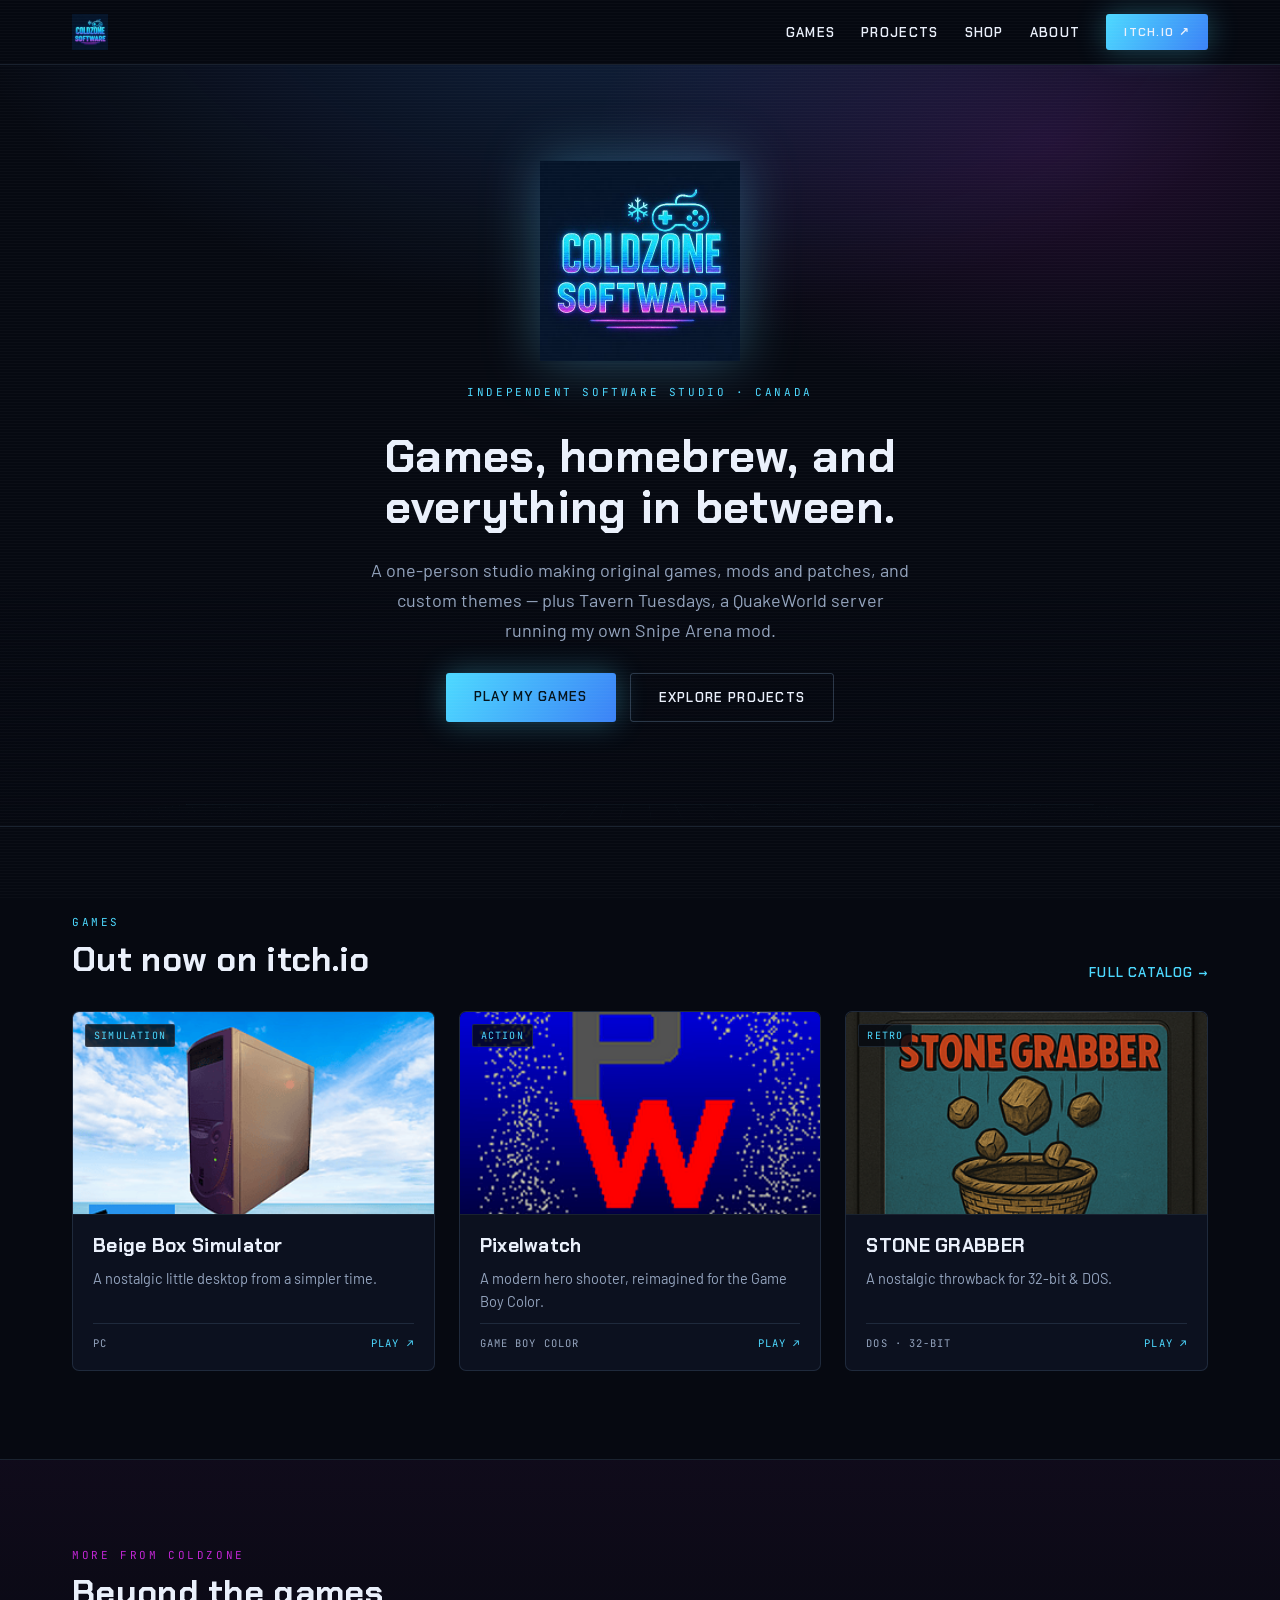
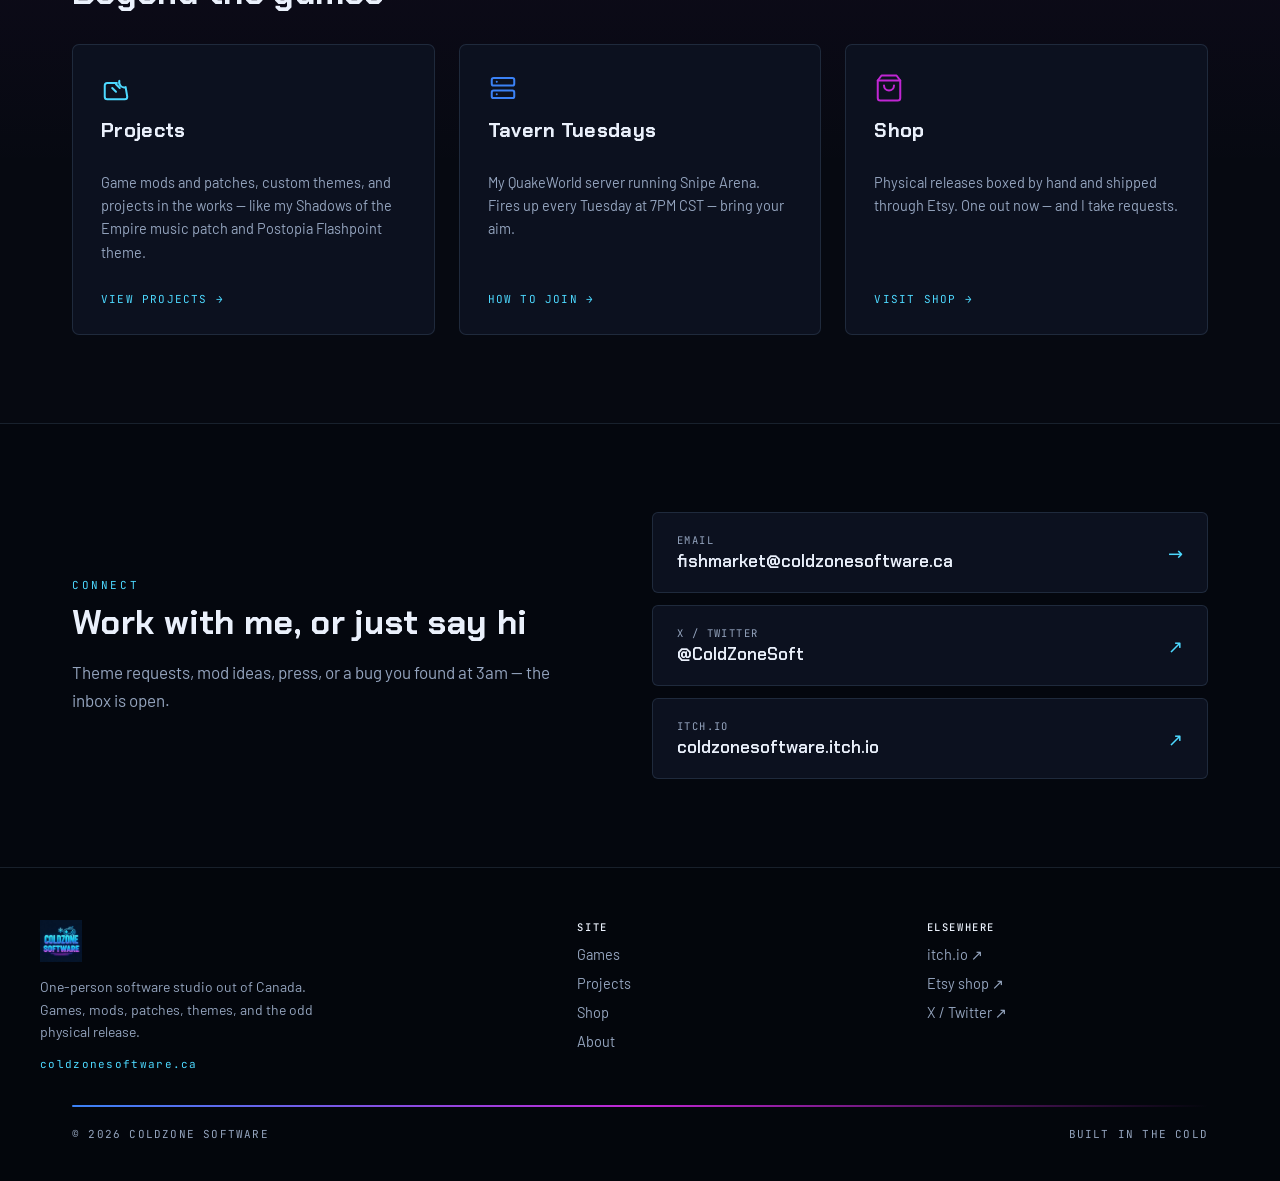
<file: index.html>
<!doctype html>
<html lang="en">
<head>
<meta charset="utf-8">
<meta name="viewport" content="width=device-width, initial-scale=1">
<title>ColdZone Software — Independent Software Studio</title>
<meta name="description" content="ColdZone Software — a one-person software studio out of Canada. Games, mods, patches, custom themes, and Tavern Tuesdays on QuakeWorld.">
<link rel="icon" href="assets/logo.jpg">
<link rel="preconnect" href="https://fonts.googleapis.com">
<link rel="preconnect" href="https://fonts.gstatic.com" crossorigin>
<link rel="stylesheet" href="https://fonts.googleapis.com/css2?family=Chakra+Petch:wght@500;600;700&family=Barlow:wght@400;500;600&family=JetBrains+Mono:wght@400;500&display=swap">
<link rel="stylesheet" href="assets/styles.css">
</head>
<body>
<div class="scanlines" aria-hidden="true"></div>

<!-- ============ HEADER ============ -->
<header class="nav">
  <div class="wrap">
    <a href="index.html" aria-label="ColdZone Software — home"><img class="nav-logo" src="assets/logo.jpg" alt="ColdZone Software"></a>
    <nav class="nav-links">
      <a href="index.html#games">GAMES</a>
      <a href="projects.html">PROJECTS</a>
      <a href="shop.html">SHOP</a>
      <a href="about.html">ABOUT</a>
      <a class="btn sm" href="https://coldzonesoftware.itch.io/" target="_blank" rel="noopener noreferrer">ITCH.IO ↗</a>
    </nav>
  </div>
</header>

<!-- ============ HERO ============ -->
<section class="hero" id="top">
  <div class="hero-glow" aria-hidden="true"></div>
  <div class="hero-grid" aria-hidden="true"></div>
  <div class="hero-inner">
    <img class="hero-logo" src="assets/logo.jpg" alt="ColdZone Software logo">
    <p class="eyebrow">INDEPENDENT SOFTWARE STUDIO · CANADA</p>
    <h1 class="h1" style="max-width:640px">Games, homebrew, and everything in between.</h1>
    <p class="lede">A one-person studio making original games, mods and patches, and custom themes — plus Tavern Tuesdays, a QuakeWorld server running my own Snipe Arena mod.</p>
    <div class="btn-row">
      <a class="btn" href="https://coldzonesoftware.itch.io/" target="_blank" rel="noopener noreferrer">PLAY MY GAMES</a>
      <a class="ghost" href="projects.html">EXPLORE PROJECTS</a>
    </div>
  </div>
</section>

<!-- ============ GAMES ============ -->
<section class="section" id="games">
  <div class="wrap">
    <div class="sec-head">
      <div>
        <p class="eyebrow">GAMES</p>
        <h2 class="h2">Out now on itch.io</h2>
      </div>
      <a class="arrow" href="https://coldzonesoftware.itch.io/" target="_blank" rel="noopener noreferrer">FULL CATALOG →</a>
    </div>

    <div class="grid g3">
      <a class="card link" href="https://coldzonesoftware.itch.io/beige-box-simulator" target="_blank" rel="noopener noreferrer">
        <div class="card-media"><img src="assets/beige-box.png" alt="Beige Box Simulator cover"><span class="tag">SIMULATION</span></div>
        <div class="card-body">
          <h3>Beige Box Simulator</h3>
          <p>A nostalgic little desktop from a simpler time.</p>
          <div class="card-foot"><span>PC</span><span style="color:var(--accent)">PLAY ↗</span></div>
        </div>
      </a>
      <a class="card link" href="https://coldzonesoftware.itch.io/pixelwatch" target="_blank" rel="noopener noreferrer">
        <div class="card-media"><img src="assets/pixelwatch.png" alt="Pixelwatch cover"><span class="tag">ACTION</span></div>
        <div class="card-body">
          <h3>Pixelwatch</h3>
          <p>A modern hero shooter, reimagined for the Game Boy Color.</p>
          <div class="card-foot"><span>GAME BOY COLOR</span><span style="color:var(--accent)">PLAY ↗</span></div>
        </div>
      </a>
      <a class="card link" href="https://coldzonesoftware.itch.io/stone-grabber" target="_blank" rel="noopener noreferrer">
        <div class="card-media"><img src="assets/stone-grabber.png" alt="STONE GRABBER cover"><span class="tag">RETRO</span></div>
        <div class="card-body">
          <h3>STONE GRABBER</h3>
          <p>A nostalgic throwback for 32-bit &amp; DOS.</p>
          <div class="card-foot"><span>DOS · 32-BIT</span><span style="color:var(--accent)">PLAY ↗</span></div>
        </div>
      </a>
    </div>
  </div>
</section>

<!-- ============ MORE FROM COLDZONE ============ -->
<section class="section divider tint-purple">
  <div class="wrap">
    <div style="margin-bottom:30px">
      <p class="eyebrow alt">MORE FROM COLDZONE</p>
      <h2 class="h2">Beyond the games</h2>
    </div>
    <div class="grid g3">
      <a class="card link pad" href="projects.html">
        <svg class="icon" viewBox="0 0 24 24" fill="none" stroke="#4dd9ff" stroke-width="1.6" stroke-linecap="round" stroke-linejoin="round" aria-hidden="true"><path d="M14.7 6.3a4 4 0 0 0 5 5L21 19a2 2 0 0 1-2 2H5a2 2 0 0 1-2-2v-9a2 2 0 0 1 2-2h7.7"></path><path d="m9 12 3 3"></path><path d="m12 9 3 3"></path></svg>
        <h3 style="font-size:20px;font-weight:700">Projects</h3>
        <p class="muted" style="font-size:14.5px;line-height:1.6;flex-grow:1">Game mods and patches, custom themes, and projects in the works — like my Shadows of the Empire music patch and Postopia Flashpoint theme.</p>
        <span class="mono" style="font-size:11px;letter-spacing:1.2px;color:var(--accent)">VIEW PROJECTS →</span>
      </a>
      <a class="card link pad" href="projects.html#servers">
        <svg class="icon" viewBox="0 0 24 24" fill="none" stroke="#3b82f6" stroke-width="1.6" stroke-linecap="round" stroke-linejoin="round" aria-hidden="true"><rect x="3" y="4" width="18" height="6" rx="1.5"></rect><rect x="3" y="14" width="18" height="6" rx="1.5"></rect><path d="M7 7h.01M7 17h.01"></path></svg>
        <h3 style="font-size:20px;font-weight:700">Tavern Tuesdays</h3>
        <p class="muted" style="font-size:14.5px;line-height:1.6;flex-grow:1">My QuakeWorld server running Snipe Arena. Fires up every Tuesday at 7PM CST — bring your aim.</p>
        <span class="mono" style="font-size:11px;letter-spacing:1.2px;color:var(--accent)">HOW TO JOIN →</span>
      </a>
      <a class="card link pad" href="shop.html">
        <svg class="icon" viewBox="0 0 24 24" fill="none" stroke="#c026d3" stroke-width="1.6" stroke-linecap="round" stroke-linejoin="round" aria-hidden="true"><path d="M6 2 3 6v14a2 2 0 0 0 2 2h14a2 2 0 0 0 2-2V6l-3-4z"></path><path d="M3 6h18"></path><path d="M16 10a4 4 0 0 1-8 0"></path></svg>
        <h3 style="font-size:20px;font-weight:700">Shop</h3>
        <p class="muted" style="font-size:14.5px;line-height:1.6;flex-grow:1">Physical releases boxed by hand and shipped through Etsy. One out now — and I take requests.</p>
        <span class="mono" style="font-size:11px;letter-spacing:1.2px;color:var(--accent)">VISIT SHOP →</span>
      </a>
    </div>
  </div>
</section>

<!-- ============ CONNECT ============ -->
<section class="section divider" id="contact" style="background:#04070e">
  <div class="wrap grid g2 center">
    <div>
      <p class="eyebrow">CONNECT</p>
      <h2 class="h2">Work with me, or just say hi</h2>
      <p class="muted" style="margin:14px 0 0;font-size:17px;line-height:1.65;max-width:480px">Theme requests, mod ideas, press, or a bug you found at 3am — the inbox is open.</p>
    </div>
    <div class="stack gap12">
      <a class="contact-row" href="mailto:fishmarket@coldzonesoftware.ca">
        <span class="stack" style="gap:3px"><span class="k">EMAIL</span><span class="v">fishmarket@coldzonesoftware.ca</span></span>
        <span aria-hidden="true" style="color:var(--accent);font-size:18px">→</span>
      </a>
      <a class="contact-row" href="https://x.com/ColdZoneSoft" target="_blank" rel="noopener noreferrer">
        <span class="stack" style="gap:3px"><span class="k">X / TWITTER</span><span class="v">@ColdZoneSoft</span></span>
        <span aria-hidden="true" style="color:var(--accent);font-size:18px">↗</span>
      </a>
      <a class="contact-row" href="https://coldzonesoftware.itch.io/" target="_blank" rel="noopener noreferrer">
        <span class="stack" style="gap:3px"><span class="k">ITCH.IO</span><span class="v">coldzonesoftware.itch.io</span></span>
        <span aria-hidden="true" style="color:var(--accent);font-size:18px">↗</span>
      </a>
    </div>
  </div>
</section>

<!-- ============ FOOTER ============ -->
<footer class="foot">
  <div class="wrap foot-grid">
    <div class="stack gap14">
      <img src="assets/logo.jpg" alt="ColdZone Software" style="height:42px;width:auto">
      <p class="muted" style="margin:0;font-size:14px;line-height:1.6;max-width:300px">One-person software studio out of Canada. Games, mods, patches, themes, and the odd physical release.</p>
      <p class="mono" style="margin:0;font-size:11px;letter-spacing:1.3px;color:var(--accent)">coldzonesoftware.ca</p>
    </div>
    <div class="foot-col">
      <h4>SITE</h4>
      <a href="index.html#games">Games</a>
      <a href="projects.html">Projects</a>
      <a href="shop.html">Shop</a>
      <a href="about.html">About</a>
    </div>
    <div class="foot-col">
      <h4>ELSEWHERE</h4>
      <a href="https://coldzonesoftware.itch.io/" target="_blank" rel="noopener noreferrer">itch.io ↗</a>
      <a href="https://www.etsy.com/shop/ColdZoneSoftware" target="_blank" rel="noopener noreferrer">Etsy shop ↗</a>
      <a href="https://x.com/ColdZoneSoft" target="_blank" rel="noopener noreferrer">X / Twitter ↗</a>
    </div>
  </div>
  <div class="wrap">
    <div class="foot-line" aria-hidden="true"></div>
    <div class="foot-bar"><span>© 2026 COLDZONE SOFTWARE</span><span>BUILT IN THE COLD</span></div>
  </div>
</footer>

</body>
</html>
</file>
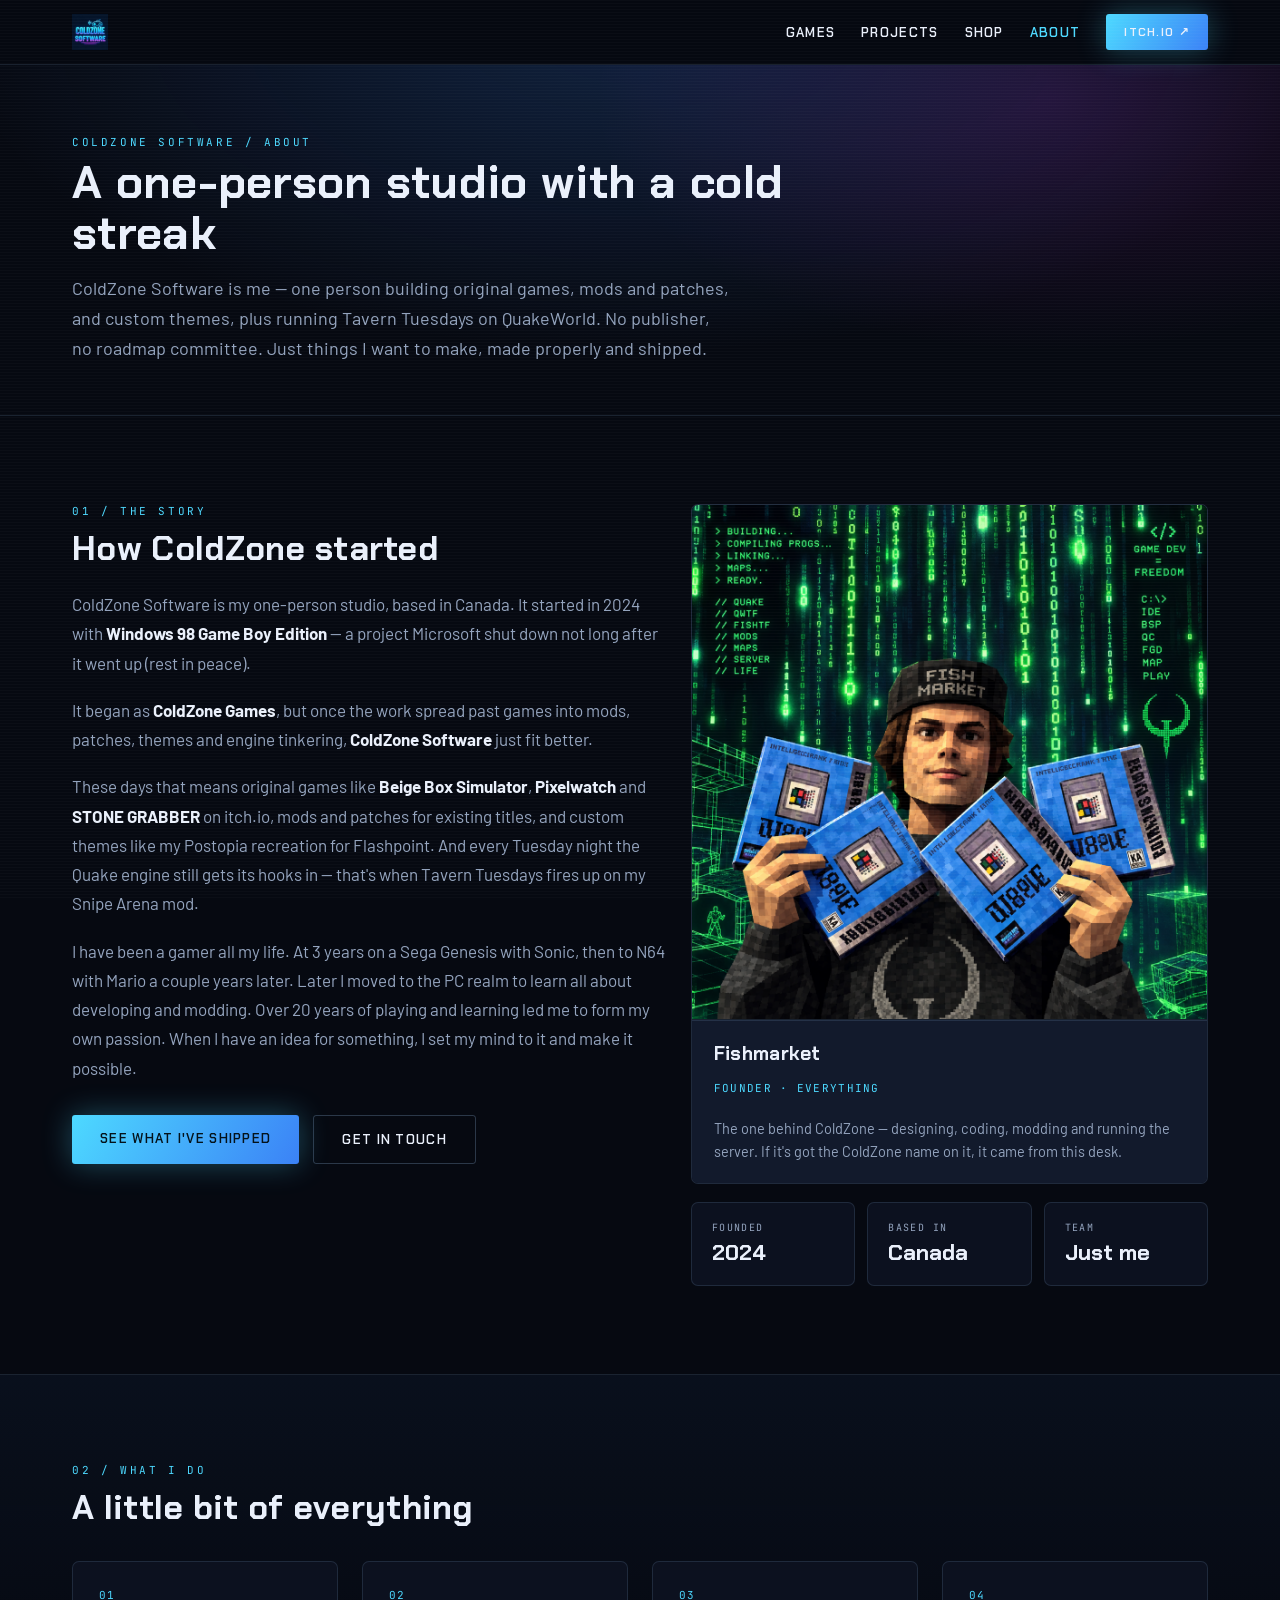
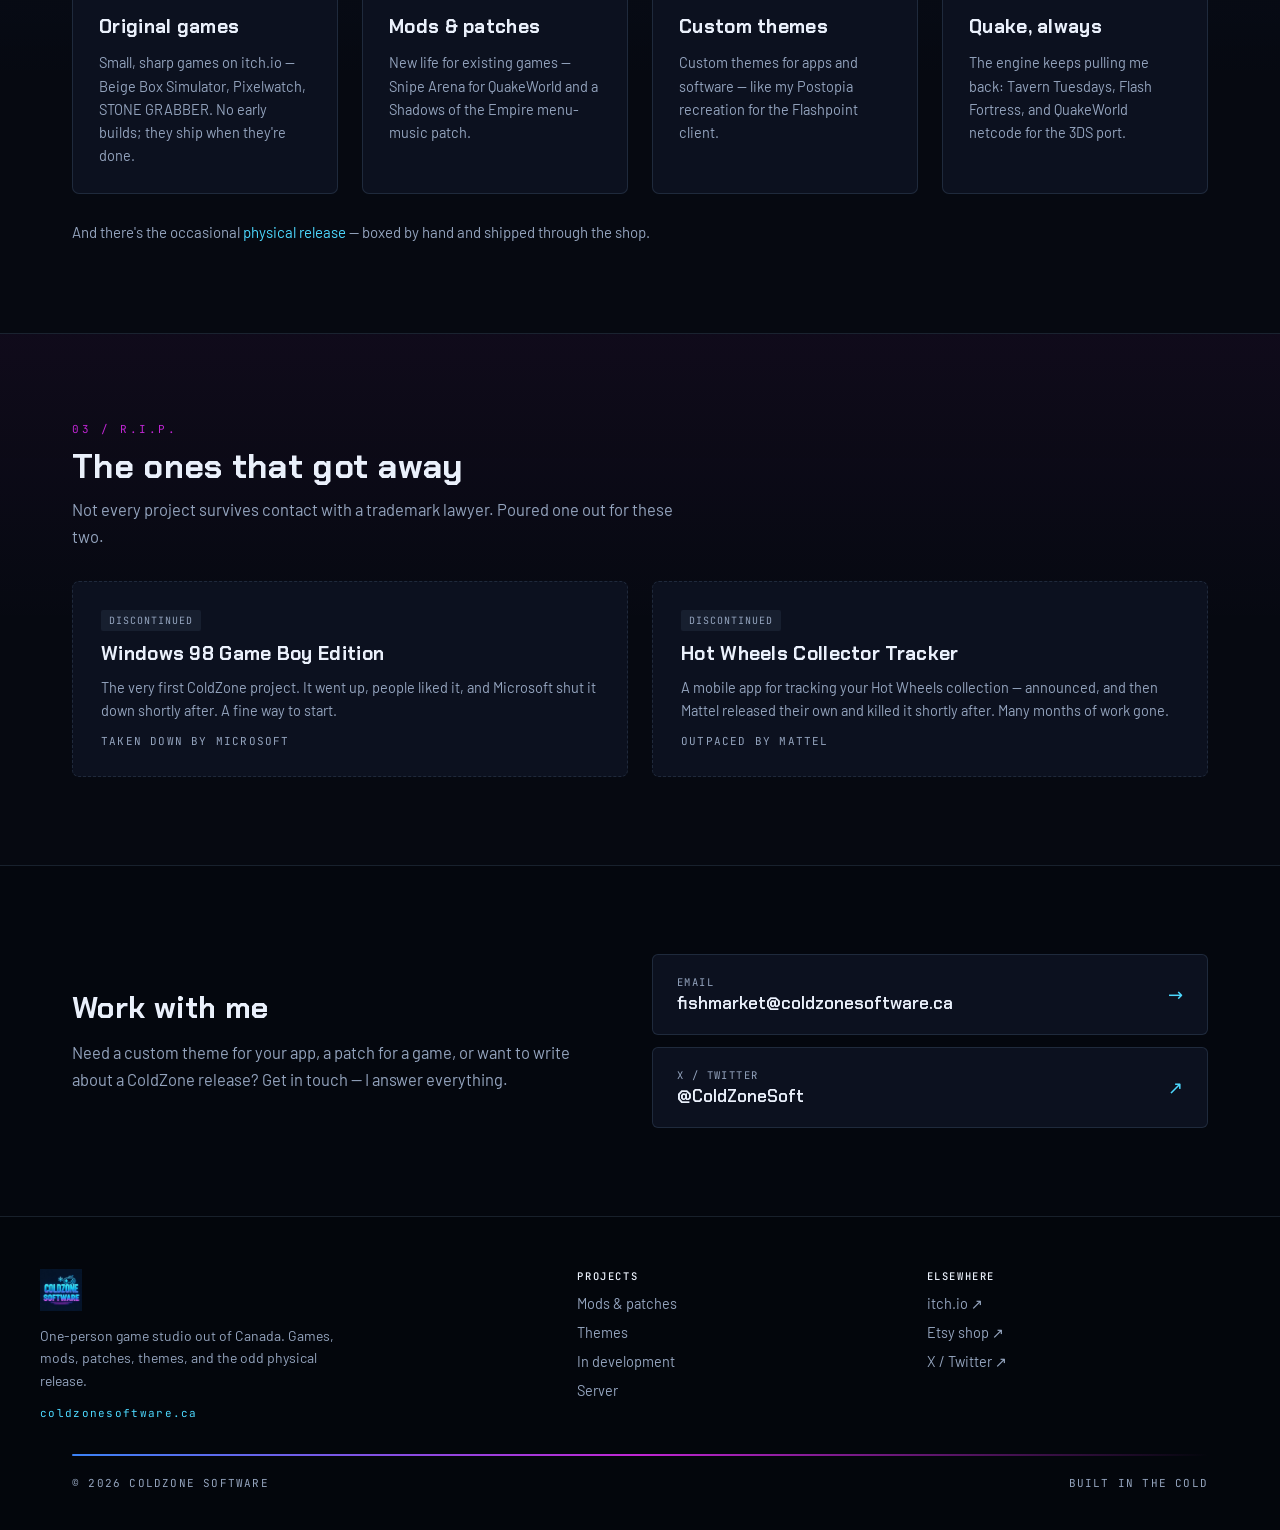
<file: about.html>
<!doctype html>
<html lang="en">
<head>
<meta charset="utf-8">
<meta name="viewport" content="width=device-width, initial-scale=1">
<title>About — ColdZone Software</title>
<meta name="description" content="ColdZone Software is a one-person software studio out of Canada, founded 2024. Games, mods, patches, custom themes and Tavern Tuesdays.">
<link rel="icon" href="assets/logo.jpg">
<link rel="preconnect" href="https://fonts.googleapis.com">
<link rel="preconnect" href="https://fonts.gstatic.com" crossorigin>
<link rel="stylesheet" href="https://fonts.googleapis.com/css2?family=Chakra+Petch:wght@500;600;700&family=Barlow:wght@400;500;600&family=JetBrains+Mono:wght@400;500&display=swap">
<link rel="stylesheet" href="assets/styles.css">
</head>
<body>
<div class="scanlines" aria-hidden="true"></div>

<header class="nav">
  <div class="wrap">
    <a href="index.html" aria-label="ColdZone Software — home"><img class="nav-logo" src="assets/logo.jpg" alt="ColdZone Software"></a>
    <nav class="nav-links">
      <a href="index.html#games">GAMES</a>
      <a href="projects.html">PROJECTS</a>
      <a href="shop.html">SHOP</a>
      <a href="about.html" class="active">ABOUT</a>
      <a class="btn sm" href="https://coldzonesoftware.itch.io/" target="_blank" rel="noopener noreferrer">ITCH.IO ↗</a>
    </nav>
  </div>
</header>

<!-- hero -->
<section class="page-hero">
  <div class="hero-glow" aria-hidden="true"></div>
  <div class="wrap">
    <p class="eyebrow">COLDZONE SOFTWARE / ABOUT</p>
    <h1 class="h1" style="max-width:800px">A one-person studio with a cold streak</h1>
    <p class="lede" style="margin-top:16px;max-width:660px">ColdZone Software is me — one person building original games, mods and patches, and custom themes, plus running Tavern Tuesdays on QuakeWorld. No publisher, no roadmap committee. Just things I want to make, made properly and shipped.</p>
  </div>
</section>

<!-- story + founder -->
<section class="section">
  <div class="wrap grid g2" style="grid-template-columns:1.15fr 1fr;align-items:start">
    <div>
      <p class="eyebrow">01 / THE STORY</p>
      <h2 class="h2" style="margin-bottom:20px">How ColdZone started</h2>
      <div class="stack gap18" style="font-size:17px;line-height:1.72;color:var(--muted)">
        <p style="margin:0">ColdZone Software is my one-person studio, based in Canada. It started in 2024 with <strong style="color:var(--text)">Windows 98 Game Boy Edition</strong> — a project Microsoft shut down not long after it went up (rest in peace).</p>
        <p style="margin:0">It began as <strong style="color:var(--text)">ColdZone Games</strong>, but once the work spread past games into mods, patches, themes and engine tinkering, <strong style="color:var(--text)">ColdZone Software</strong> just fit better.</p>
        <p style="margin:0">These days that means original games like <strong style="color:var(--text)">Beige Box Simulator</strong>, <strong style="color:var(--text)">Pixelwatch</strong> and <strong style="color:var(--text)">STONE GRABBER</strong> on itch.io, mods and patches for existing titles, and custom themes like my Postopia recreation for Flashpoint. And every Tuesday night the Quake engine still gets its hooks in — that's when Tavern Tuesdays fires up on my Snipe Arena mod.</p>
        <p style="margin:0">I have been a gamer all my life. At 3 years on a Sega Genesis with Sonic, then to N64 with Mario a couple years later. Later I moved to the PC realm to learn all about developing and modding. Over 20 years of playing and learning led me to form my own passion. When I have an idea for something, I set my mind to it and make it possible. 
	  </div>
      <div class="btn-row" style="justify-content:flex-start;margin-top:28px">
        <a class="btn" href="https://coldzonesoftware.itch.io/" target="_blank" rel="noopener noreferrer">SEE WHAT I'VE SHIPPED</a>
        <a class="ghost" href="index.html#contact">GET IN TOUCH</a>
      </div>
    </div>

    <div class="stack gap18">
      <div class="card">
        <div class="card-media sq"><img src="assets/fishmarket.png" alt="Fishmarket — ColdZone Software" style="object-position:center top"></div>
        <div class="card-body" style="background:var(--surface2);border-top:1px solid var(--line);padding:20px 22px">
          <h3 style="font-size:19px">Fishmarket</h3>
          <p class="mono" style="margin:5px 0 10px;font-size:11px;letter-spacing:1.3px;color:var(--accent)">FOUNDER · EVERYTHING</p>
          <p class="muted" style="margin:0;font-size:14.5px;line-height:1.6">The one behind ColdZone — designing, coding, modding and running the server. If it's got the ColdZone name on it, it came from this desk.</p>
        </div>
      </div>
      <div class="grid g3" style="gap:12px">
        <div class="card pad" style="padding:18px 20px;gap:4px"><p class="mono muted" style="margin:0;font-size:10px;letter-spacing:1.4px">FOUNDED</p><p style="margin:0;font-family:var(--display);font-size:22px;font-weight:700">2024</p></div>
        <div class="card pad" style="padding:18px 20px;gap:4px"><p class="mono muted" style="margin:0;font-size:10px;letter-spacing:1.4px">BASED IN</p><p style="margin:0;font-family:var(--display);font-size:22px;font-weight:700">Canada</p></div>
        <div class="card pad" style="padding:18px 20px;gap:4px"><p class="mono muted" style="margin:0;font-size:10px;letter-spacing:1.4px">TEAM</p><p style="margin:0;font-family:var(--display);font-size:22px;font-weight:700">Just me</p></div>
      </div>
    </div>
  </div>
</section>

<!-- what I do -->
<section class="section divider tint-blue">
  <div class="wrap">
    <p class="eyebrow">02 / WHAT I DO</p>
    <h2 class="h2" style="margin-bottom:32px">A little bit of everything</h2>
    <div class="grid g4">
      <div class="card pad" style="padding:26px;gap:12px"><span class="mono" style="font-size:11px;letter-spacing:1.4px;color:var(--accent)">01</span><h3 style="font-size:19px">Original games</h3><p class="muted" style="margin:0;font-size:14.5px;line-height:1.6">Small, sharp games on itch.io — Beige Box Simulator, Pixelwatch, STONE GRABBER. No early builds; they ship when they're done.</p></div>
      <div class="card pad" style="padding:26px;gap:12px"><span class="mono" style="font-size:11px;letter-spacing:1.4px;color:var(--accent)">02</span><h3 style="font-size:19px">Mods &amp; patches</h3><p class="muted" style="margin:0;font-size:14.5px;line-height:1.6">New life for existing games — Snipe Arena for QuakeWorld and a Shadows of the Empire menu-music patch.</p></div>
      <div class="card pad" style="padding:26px;gap:12px"><span class="mono" style="font-size:11px;letter-spacing:1.4px;color:var(--accent)">03</span><h3 style="font-size:19px">Custom themes</h3><p class="muted" style="margin:0;font-size:14.5px;line-height:1.6">Custom themes for apps and software — like my Postopia recreation for the Flashpoint client.</p></div>
      <div class="card pad" style="padding:26px;gap:12px"><span class="mono" style="font-size:11px;letter-spacing:1.4px;color:var(--accent)">04</span><h3 style="font-size:19px">Quake, always</h3><p class="muted" style="margin:0;font-size:14.5px;line-height:1.6">The engine keeps pulling me back: Tavern Tuesdays, Flash Fortress, and QuakeWorld netcode for the 3DS port.</p></div>
    </div>
    <p class="muted" style="margin:26px 0 0;font-size:15px;line-height:1.65;max-width:680px">And there's the occasional <a href="shop.html">physical release</a> — boxed by hand and shipped through the shop.</p>
  </div>
</section>

<!-- the ones that got away -->
<section class="section divider tint-purple">
  <div class="wrap">
    <p class="eyebrow alt">03 / R.I.P.</p>
    <h2 class="h2" style="margin-bottom:8px">The ones that got away</h2>
    <p class="muted" style="margin:0 0 30px;font-size:16.5px;line-height:1.65;max-width:620px">Not every project survives contact with a trademark lawyer. Poured one out for these two.</p>
    <div class="grid g2">
      <div class="card pad" style="border-style:dashed;gap:10px">
        <span class="chip" style="align-self:flex-start">DISCONTINUED</span>
        <h3 style="font-size:19px">Windows 98 Game Boy Edition</h3>
        <p class="muted" style="margin:0;font-size:14.5px;line-height:1.6">The very first ColdZone project. It went up, people liked it, and Microsoft shut it down shortly after. A fine way to start.</p>
        <span class="mono muted" style="font-size:11px;letter-spacing:1.2px;margin-top:2px">TAKEN DOWN BY MICROSOFT</span>
      </div>
      <div class="card pad" style="border-style:dashed;gap:10px">
        <span class="chip" style="align-self:flex-start">DISCONTINUED</span>
        <h3 style="font-size:19px">Hot Wheels Collector Tracker</h3>
        <p class="muted" style="margin:0;font-size:14.5px;line-height:1.6">A mobile app for tracking your Hot Wheels collection — announced, and then Mattel released their own and killed it shortly after. Many months of work gone.</p>
        <span class="mono muted" style="font-size:11px;letter-spacing:1.2px;margin-top:2px">OUTPACED BY MATTEL</span>
      </div>
    </div>
  </div>
</section>

<!-- press / cta -->
<section class="section divider" style="background:#04070e">
  <div class="wrap grid g2 center">
    <div>
      <h2 class="h2" style="font-size:30px">Work with me</h2>
      <p class="muted" style="margin:12px 0 0;font-size:16.5px;line-height:1.65;max-width:520px">Need a custom theme for your app, a patch for a game, or want to write about a ColdZone release? Get in touch — I answer everything.</p>
    </div>
    <div class="stack gap12">
      <a class="contact-row" href="mailto:fishmarket@coldzonesoftware.ca"><span class="stack" style="gap:3px"><span class="k">EMAIL</span><span class="v">fishmarket@coldzonesoftware.ca</span></span><span aria-hidden="true" style="color:var(--accent);font-size:18px">→</span></a>
      <a class="contact-row" href="https://x.com/ColdZoneSoft" target="_blank" rel="noopener noreferrer"><span class="stack" style="gap:3px"><span class="k">X / TWITTER</span><span class="v">@ColdZoneSoft</span></span><span aria-hidden="true" style="color:var(--accent);font-size:18px">↗</span></a>
    </div>
  </div>
</section>

<footer class="foot">
  <div class="wrap foot-grid">
    <div class="stack gap14">
      <img src="assets/logo.jpg" alt="ColdZone Software" style="height:42px;width:auto">
      <p class="muted" style="margin:0;font-size:14px;line-height:1.6;max-width:300px">One-person game studio out of Canada. Games, mods, patches, themes, and the odd physical release.</p>
      <p class="mono" style="margin:0;font-size:11px;letter-spacing:1.3px;color:var(--accent)">coldzonesoftware.ca</p>
    </div>
    <div class="foot-col">
      <h4>PROJECTS</h4>
      <a href="projects.html#mods">Mods &amp; patches</a>
      <a href="projects.html#themes">Themes</a>
      <a href="projects.html#indev">In development</a>
      <a href="projects.html#servers">Server</a>
    </div>
    <div class="foot-col">
      <h4>ELSEWHERE</h4>
      <a href="https://coldzonesoftware.itch.io/" target="_blank" rel="noopener noreferrer">itch.io ↗</a>
      <a href="https://www.etsy.com/shop/ColdZoneSoftware" target="_blank" rel="noopener noreferrer">Etsy shop ↗</a>
      <a href="https://x.com/ColdZoneSoft" target="_blank" rel="noopener noreferrer">X / Twitter ↗</a>
    </div>
  </div>
  <div class="wrap">
    <div class="foot-line" aria-hidden="true"></div>
    <div class="foot-bar"><span>© 2026 COLDZONE SOFTWARE</span><span>BUILT IN THE COLD</span></div>
  </div>
</footer>

</body>
</html>
</file>
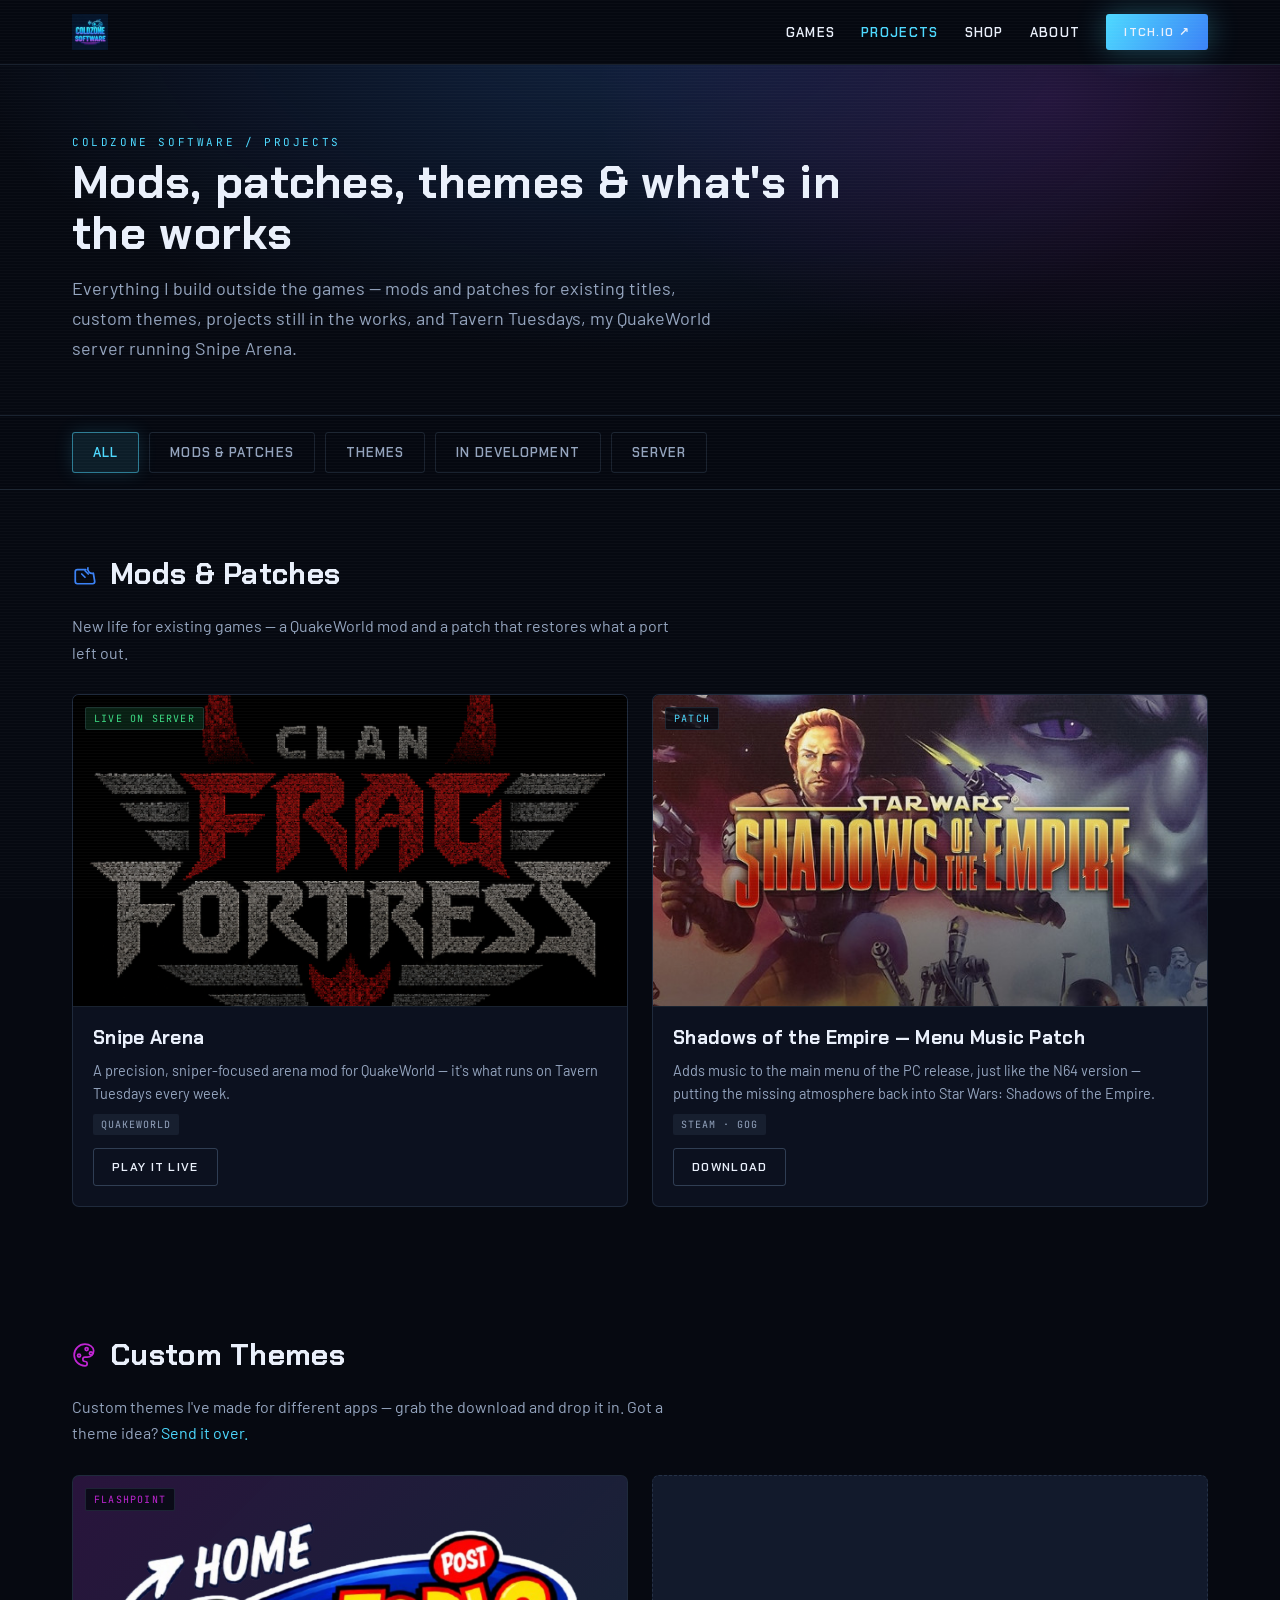
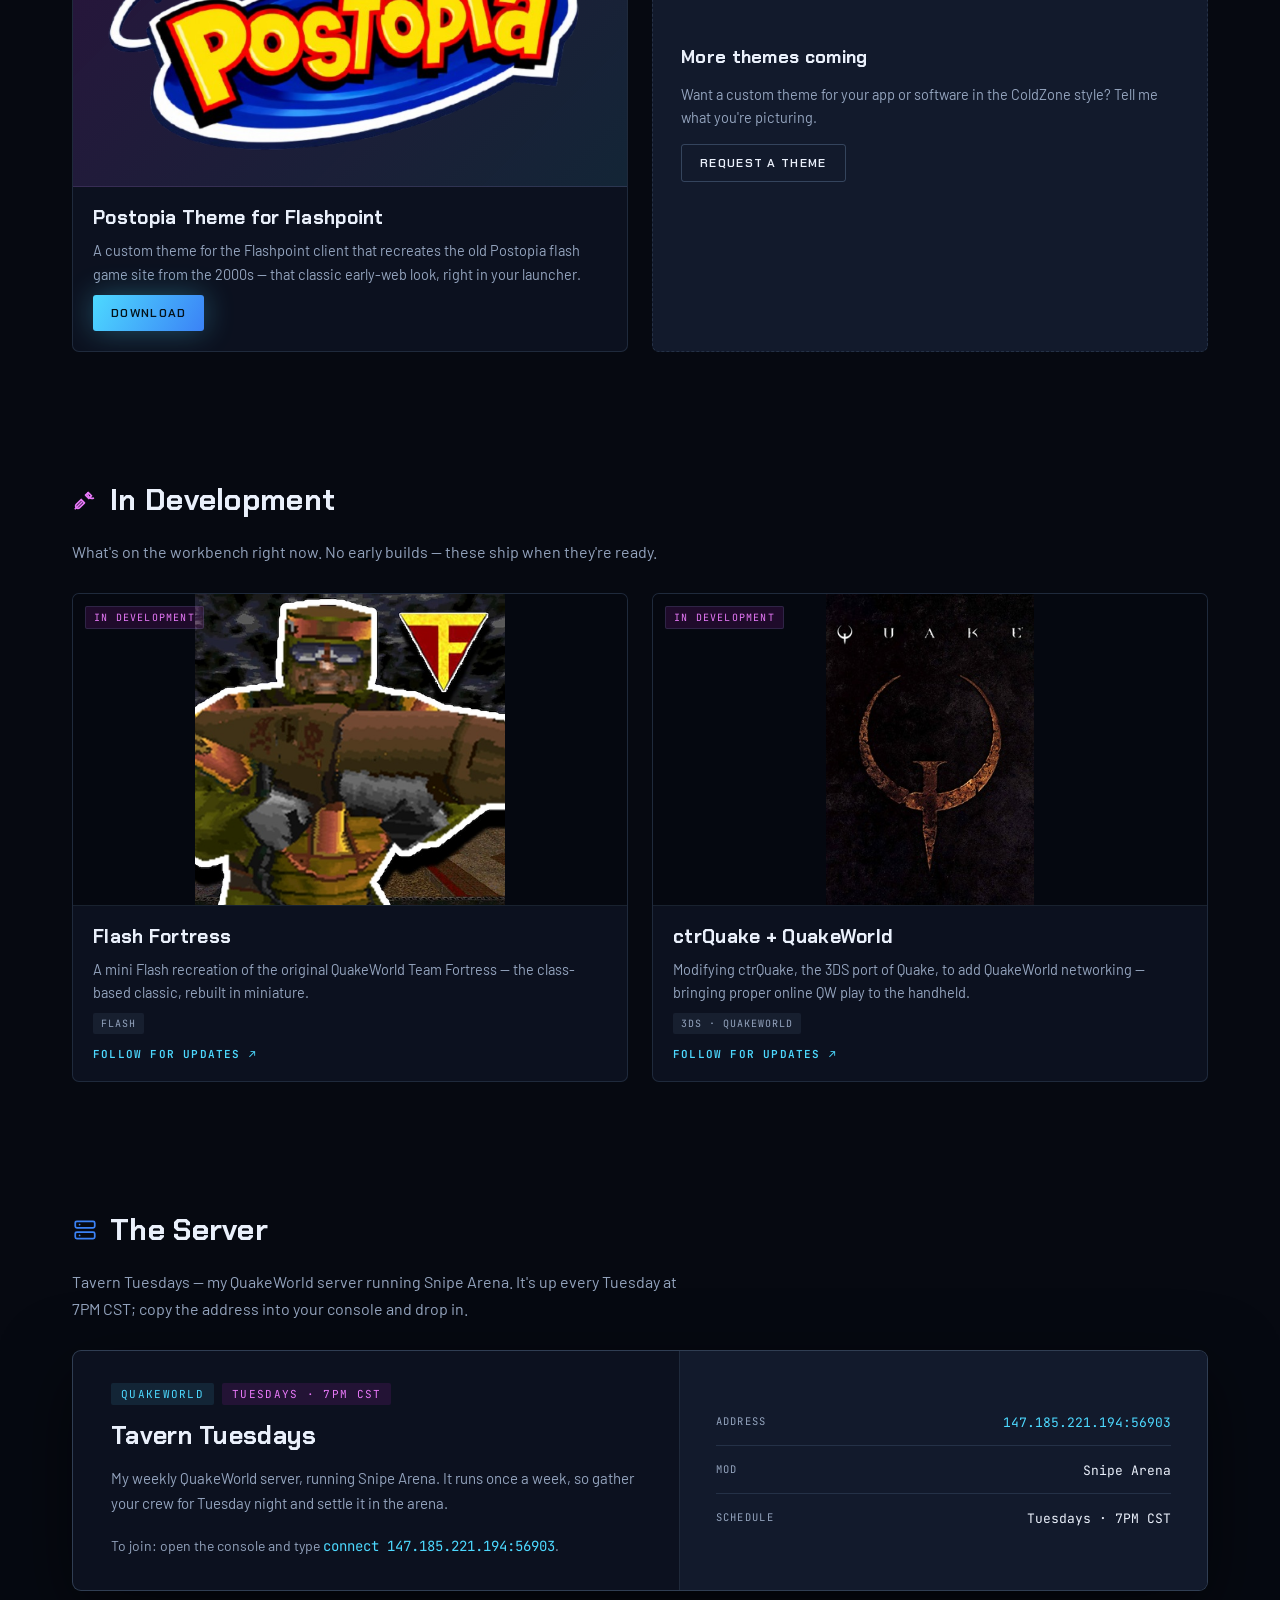
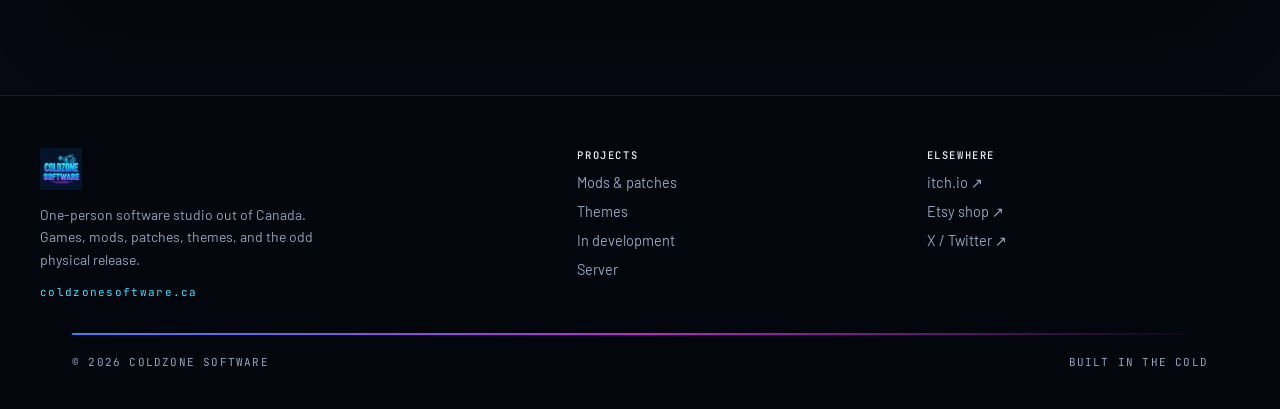
<file: projects.html>
<!doctype html>
<html lang="en">
<head>
<meta charset="utf-8">
<meta name="viewport" content="width=device-width, initial-scale=1">
<title>Projects — ColdZone Software</title>
<meta name="description" content="Mods, patches, custom themes, in-development projects, and Tavern Tuesdays — the QuakeWorld server from ColdZone Software.">
<link rel="icon" href="assets/logo.jpg">
<link rel="preconnect" href="https://fonts.googleapis.com">
<link rel="preconnect" href="https://fonts.gstatic.com" crossorigin>
<link rel="stylesheet" href="https://fonts.googleapis.com/css2?family=Chakra+Petch:wght@500;600;700&family=Barlow:wght@400;500;600&family=JetBrains+Mono:wght@400;500&display=swap">
<link rel="stylesheet" href="assets/styles.css">
</head>
<body>
<div class="scanlines" aria-hidden="true"></div>

<header class="nav">
  <div class="wrap">
    <a href="index.html" aria-label="ColdZone Software — home"><img class="nav-logo" src="assets/logo.jpg" alt="ColdZone Software"></a>
    <nav class="nav-links">
      <a href="index.html#games">GAMES</a>
      <a href="projects.html" class="active">PROJECTS</a>
      <a href="shop.html">SHOP</a>
      <a href="about.html">ABOUT</a>
      <a class="btn sm" href="https://coldzonesoftware.itch.io/" target="_blank" rel="noopener noreferrer">ITCH.IO ↗</a>
    </nav>
  </div>
</header>

<!-- page hero -->
<section class="page-hero">
  <div class="hero-glow" aria-hidden="true"></div>
  <div class="wrap">
    <p class="eyebrow">COLDZONE SOFTWARE / PROJECTS</p>
    <h1 class="h1" style="max-width:780px">Mods, patches, themes &amp; what's in the works</h1>
    <p class="lede" style="margin-top:16px;max-width:640px">Everything I build outside the games — mods and patches for existing titles, custom themes, projects still in the works, and Tavern Tuesdays, my QuakeWorld server running Snipe Arena.</p>
  </div>
</section>

<!-- filters -->
<div class="filters">
  <div class="wrap" role="tablist" aria-label="Filter projects by type">
    <button class="tab" type="button" data-filter="all">ALL</button>
    <button class="tab" type="button" data-filter="mods">MODS &amp; PATCHES</button>
    <button class="tab" type="button" data-filter="themes">THEMES</button>
    <button class="tab" type="button" data-filter="dev">IN DEVELOPMENT</button>
    <button class="tab" type="button" data-filter="server">SERVER</button>
  </div>
</div>

<!-- MODS & PATCHES -->
<section class="section tight" id="mods" data-cat="mods">
  <div class="wrap">
    <div class="subhead" style="margin-top:0">
      <svg class="icon" style="width:26px;height:26px" viewBox="0 0 24 24" fill="none" stroke="#3b82f6" stroke-width="1.6" stroke-linecap="round" stroke-linejoin="round" aria-hidden="true"><path d="M14.7 6.3a4 4 0 0 0 5 5L21 19a2 2 0 0 1-2 2H5a2 2 0 0 1-2-2v-9a2 2 0 0 1 2-2h7.7"></path><path d="m9 12 3 3"></path><path d="m12 9 3 3"></path></svg>
      <h2 class="h2" style="font-size:30px">Mods &amp; Patches</h2>
    </div>
    <p class="muted" style="margin:0 0 28px;font-size:16px;line-height:1.65;max-width:620px">New life for existing games — a QuakeWorld mod and a patch that restores what a port left out.</p>
    <div class="grid g2">
      <article class="card">
        <div class="card-media"><img src="assets/snipe-arena.png" alt="Snipe Arena"><span class="tag green">LIVE ON SERVER</span></div>
        <div class="card-body">
          <h3>Snipe Arena</h3>
          <p>A precision, sniper-focused arena mod for QuakeWorld — it's what runs on Tavern Tuesdays every week.</p>
          <div class="chips"><span class="chip">QUAKEWORLD</span></div>
          <a class="ghost sm" style="align-self:flex-start;margin-top:4px" href="#servers">PLAY IT LIVE</a>
        </div>
      </article>
      <article class="card">
        <div class="card-media"><img src="assets/shadows-of-the-empire.png" alt="Star Wars: Shadows of the Empire"><span class="tag">PATCH</span></div>
        <div class="card-body">
          <h3>Shadows of the Empire — Menu Music Patch</h3>
          <p>Adds music to the main menu of the PC release, just like the N64 version — putting the missing atmosphere back into Star Wars: Shadows of the Empire.</p>
          <div class="chips"><span class="chip">STEAM · GOG</span></div>
          <a class="ghost sm" style="align-self:flex-start;margin-top:4px" href="https://archive.org/details/sote-menu-music" target="_blank" rel="noopener noreferrer">DOWNLOAD</a>
        </div>
      </article>
    </div>
  </div>
</section>

<!-- THEMES -->
<section class="section tight" id="themes" data-cat="themes">
  <div class="wrap">
    <div class="subhead" style="margin-top:0">
      <svg class="icon" style="width:26px;height:26px" viewBox="0 0 24 24" fill="none" stroke="#c026d3" stroke-width="1.6" stroke-linecap="round" stroke-linejoin="round" aria-hidden="true"><circle cx="13.5" cy="6.5" r="1.4"></circle><circle cx="17.5" cy="10.5" r="1.4"></circle><circle cx="6.5" cy="12.5" r="1.4"></circle><path d="M12 2a10 10 0 1 0 0 20c1.4 0 2-1 2-2s-.8-2-2-2a2 2 0 0 1 0-4h2a6 6 0 0 0 6-6c0-3.3-3.6-6-8-6Z"></path></svg>
      <h2 class="h2" style="font-size:30px">Custom Themes</h2>
    </div>
    <p class="muted" style="margin:0 0 28px;font-size:16px;line-height:1.65;max-width:620px">Custom themes I've made for different apps — grab the download and drop it in. Got a theme idea? <a href="index.html#contact">Send it over.</a></p>
    <div class="grid g2">
      <article class="card">
        <div class="card-media" style="background:linear-gradient(135deg, rgba(192,38,212,.16), rgba(77,217,255,.1))"><img class="fit pad" src="assets/postopia-theme.png" alt="Postopia theme for Flashpoint"><span class="tag" style="color:var(--accent2)">FLASHPOINT</span></div>
        <div class="card-body">
          <h3>Postopia Theme for Flashpoint</h3>
          <p>A custom theme for the Flashpoint client that recreates the old Postopia flash game site from the 2000s — that classic early-web look, right in your launcher.</p>
          <a class="btn sm" style="align-self:flex-start" href="https://mega.nz/folder/5lZmUJwY#l1ENC9gHnsGleZiILI81bg" target="_blank" rel="noopener noreferrer">DOWNLOAD</a>
        </div>
      </article>
      <article class="card pad" style="background:var(--surface2);border-style:dashed;justify-content:center;align-items:flex-start">
        <h3 style="font-size:18px;font-weight:700">More themes coming</h3>
        <p class="muted" style="margin:0;font-size:14.5px;line-height:1.6">Want a custom theme for your app or software in the ColdZone style? Tell me what you're picturing.</p>
        <a class="ghost sm" href="index.html#contact">REQUEST A THEME</a>
      </article>
    </div>
  </div>
</section>

<!-- IN DEVELOPMENT -->
<section class="section tight" id="indev" data-cat="dev">
  <div class="wrap">
    <div class="subhead" style="margin-top:0">
      <svg class="icon" style="width:26px;height:26px" viewBox="0 0 24 24" fill="none" stroke="#e879f9" stroke-width="1.6" stroke-linecap="round" stroke-linejoin="round" aria-hidden="true"><path d="M14.7 6.3a4 4 0 0 0 5 5"></path><path d="m3 21 6-6"></path><path d="M12.5 8.5 15 6l3 3-2.5 2.5z"></path><path d="M8.5 12.5 4 17a2 2 0 1 0 3 3l4.5-4.5z"></path></svg>
      <h2 class="h2" style="font-size:30px">In Development</h2>
    </div>
    <p class="muted" style="margin:0 0 28px;font-size:16px;line-height:1.65;max-width:620px">What's on the workbench right now. No early builds — these ship when they're ready.</p>
    <div class="grid g2">
      <article class="card">
        <div class="card-media"><img class="fit" src="assets/flash-fortress.png" alt="Flash Fortress"><span class="tag dev">IN DEVELOPMENT</span></div>
        <div class="card-body">
          <h3>Flash Fortress</h3>
          <p>A mini Flash recreation of the original QuakeWorld Team Fortress — the class-based classic, rebuilt in miniature.</p>
          <div class="chips"><span class="chip">FLASH</span></div>
          <a class="arrow" style="font-size:11px;font-family:var(--mono);letter-spacing:1.2px;margin-top:4px" href="https://x.com/ColdZoneSoft" target="_blank" rel="noopener noreferrer">FOLLOW FOR UPDATES ↗</a>
        </div>
      </article>
      <article class="card">
        <div class="card-media"><img class="fit" src="assets/ctrquake.png" alt="ctrQuake — Quake on 3DS"><span class="tag dev">IN DEVELOPMENT</span></div>
        <div class="card-body">
          <h3>ctrQuake + QuakeWorld</h3>
          <p>Modifying ctrQuake, the 3DS port of Quake, to add QuakeWorld networking — bringing proper online QW play to the handheld.</p>
          <div class="chips"><span class="chip">3DS · QUAKEWORLD</span></div>
          <a class="arrow" style="font-size:11px;font-family:var(--mono);letter-spacing:1.2px;margin-top:4px" href="https://x.com/ColdZoneSoft" target="_blank" rel="noopener noreferrer">FOLLOW FOR UPDATES ↗</a>
        </div>
      </article>
    </div>
  </div>
</section>

<!-- SERVER -->
<section class="section tight" id="servers" data-cat="server">
  <div class="wrap">
    <div class="subhead" style="margin-top:0">
      <svg class="icon" style="width:26px;height:26px" viewBox="0 0 24 24" fill="none" stroke="#3b82f6" stroke-width="1.6" stroke-linecap="round" stroke-linejoin="round" aria-hidden="true"><rect x="3" y="4" width="18" height="6" rx="1.5"></rect><rect x="3" y="14" width="18" height="6" rx="1.5"></rect><path d="M7 7h.01M7 17h.01"></path></svg>
      <h2 class="h2" style="font-size:30px">The Server</h2>
    </div>
    <p class="muted" style="margin:0 0 28px;font-size:16px;line-height:1.65;max-width:620px">Tavern Tuesdays — my QuakeWorld server running Snipe Arena. It's up every Tuesday at 7PM CST; copy the address into your console and drop in.</p>
    <div class="server">
      <div class="server-main">
        <div class="chips">
          <span class="badge qw">QUAKEWORLD</span>
          <span class="badge day">TUESDAYS · 7PM CST</span>
        </div>
        <h3 style="font-size:25px;font-weight:700">Tavern Tuesdays</h3>
        <p class="muted" style="margin:0;font-size:15px;line-height:1.65">My weekly QuakeWorld server, running Snipe Arena. It runs once a week, so gather your crew for Tuesday night and settle it in the arena.</p>
        <p class="muted" style="margin:6px 0 0;font-size:14px;line-height:1.6">To join: open the console and type <span class="mono" style="color:var(--accent)">connect 147.185.221.194:56903</span>.</p>
      </div>
      <div class="server-spec">
        <div class="spec-row"><span class="k">ADDRESS</span><span class="v accent">147.185.221.194:56903</span></div>
        <div class="spec-row"><span class="k">MOD</span><span class="v">Snipe Arena</span></div>
        <div class="spec-row"><span class="k">SCHEDULE</span><span class="v">Tuesdays · 7PM CST</span></div>
      </div>
    </div>
  </div>
</section>

<footer class="foot" style="margin-top:40px">
  <div class="wrap foot-grid">
    <div class="stack gap14">
      <img src="assets/logo.jpg" alt="ColdZone Software" style="height:42px;width:auto">
      <p class="muted" style="margin:0;font-size:14px;line-height:1.6;max-width:300px">One-person software studio out of Canada. Games, mods, patches, themes, and the odd physical release.</p>
      <p class="mono" style="margin:0;font-size:11px;letter-spacing:1.3px;color:var(--accent)">coldzonesoftware.ca</p>
    </div>
    <div class="foot-col">
      <h4>PROJECTS</h4>
      <a href="#mods">Mods &amp; patches</a>
      <a href="#themes">Themes</a>
      <a href="#indev">In development</a>
      <a href="#servers">Server</a>
    </div>
    <div class="foot-col">
      <h4>ELSEWHERE</h4>
      <a href="https://coldzonesoftware.itch.io/" target="_blank" rel="noopener noreferrer">itch.io ↗</a>
      <a href="https://www.etsy.com/shop/ColdZoneSoftware" target="_blank" rel="noopener noreferrer">Etsy shop ↗</a>
      <a href="https://x.com/ColdZoneSoft" target="_blank" rel="noopener noreferrer">X / Twitter ↗</a>
    </div>
  </div>
  <div class="wrap">
    <div class="foot-line" aria-hidden="true"></div>
    <div class="foot-bar"><span>© 2026 COLDZONE SOFTWARE</span><span>BUILT IN THE COLD</span></div>
  </div>
</footer>

<script src="assets/site.js"></script>
</body>
</html>
</file>
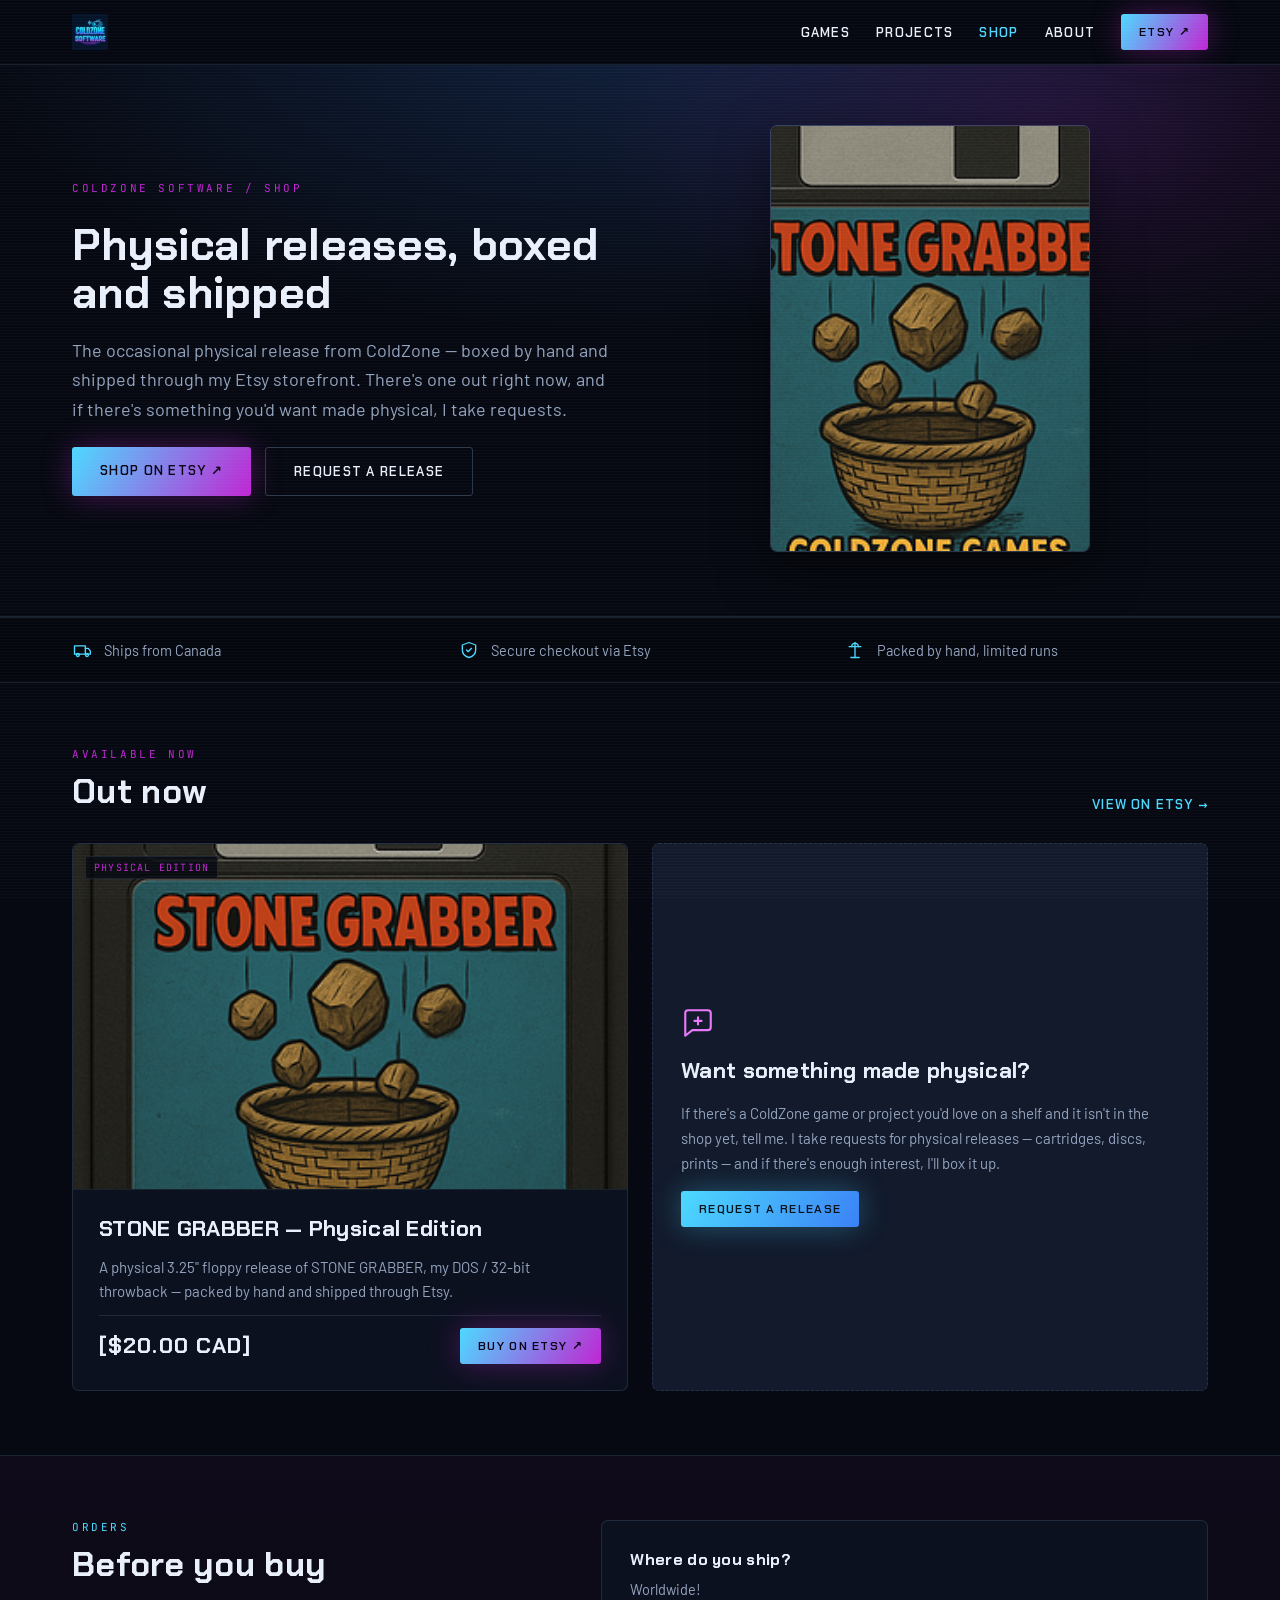
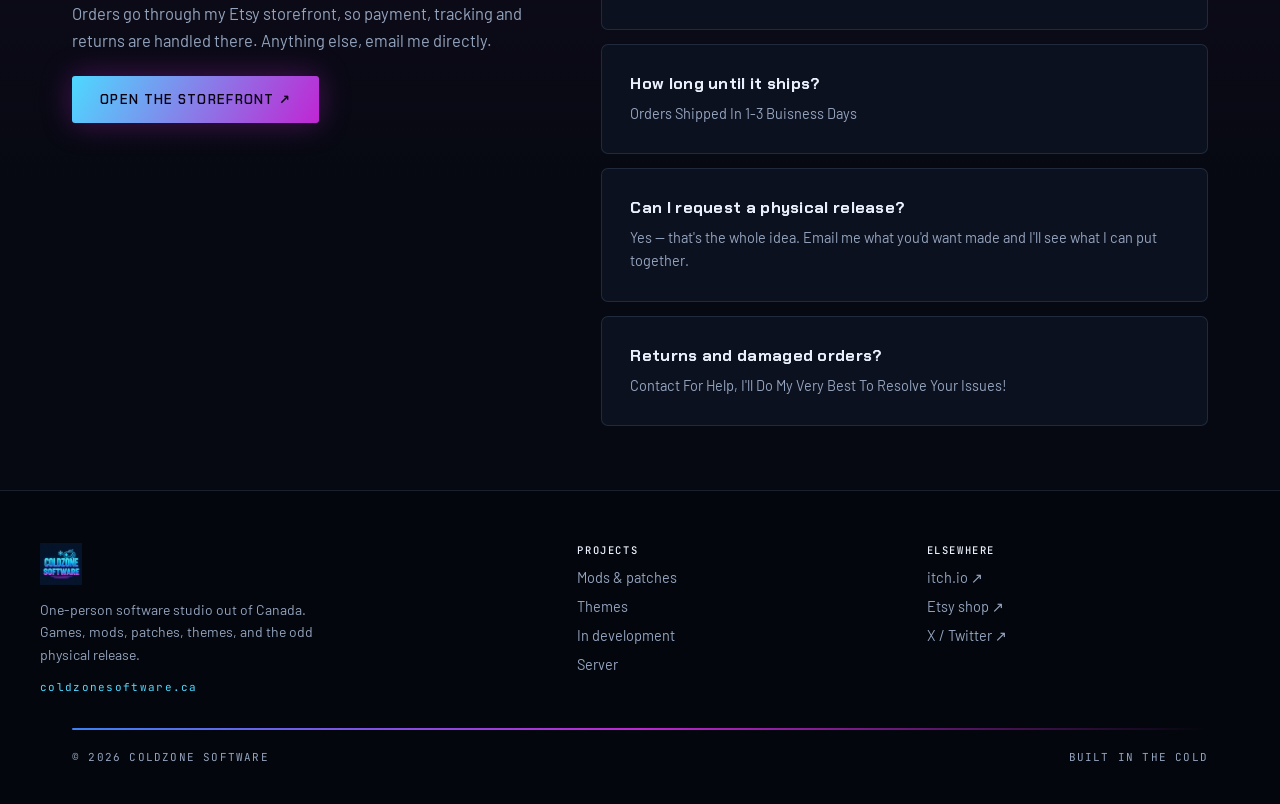
<file: shop.html>
<!doctype html>
<html lang="en">
<head>
<meta charset="utf-8">
<meta name="viewport" content="width=device-width, initial-scale=1">
<title>Shop — ColdZone Software</title>
<meta name="description" content="Physical releases from ColdZone Software — boxed by hand and shipped through Etsy. One out now, and requests welcome.">
<link rel="icon" href="assets/logo.jpg">
<link rel="preconnect" href="https://fonts.googleapis.com">
<link rel="preconnect" href="https://fonts.gstatic.com" crossorigin>
<link rel="stylesheet" href="https://fonts.googleapis.com/css2?family=Chakra+Petch:wght@500;600;700&family=Barlow:wght@400;500;600&family=JetBrains+Mono:wght@400;500&display=swap">
<link rel="stylesheet" href="assets/styles.css">
</head>
<body>
<div class="scanlines" aria-hidden="true"></div>

<header class="nav">
  <div class="wrap">
    <a href="index.html" aria-label="ColdZone Software — home"><img class="nav-logo" src="assets/logo.jpg" alt="ColdZone Software"></a>
    <nav class="nav-links">
      <a href="index.html#games">GAMES</a>
      <a href="projects.html">PROJECTS</a>
      <a href="shop.html" class="active">SHOP</a>
      <a href="about.html">ABOUT</a>
      <a class="btn sm alt" href="https://www.etsy.com/shop/ColdZoneSoftware" target="_blank" rel="noopener noreferrer">ETSY ↗</a>
    </nav>
  </div>
</header>

<!-- hero -->
<section class="page-hero">
  <div class="hero-glow" aria-hidden="true"></div>
  <div class="wrap grid g2 center" style="position:relative;padding-top:60px;padding-bottom:64px">
    <div class="stack gap18">
      <p class="eyebrow alt">COLDZONE SOFTWARE / SHOP</p>
      <h1 class="h1" style="font-size:44px">Physical releases, boxed and shipped</h1>
      <p class="lede" style="max-width:540px;text-align:left">The occasional physical release from ColdZone — boxed by hand and shipped through my Etsy storefront. There's one out right now, and if there's something you'd want made physical, I take requests.</p>
      <div class="btn-row" style="justify-content:flex-start">
        <a class="btn alt" href="https://www.etsy.com/shop/ColdZoneSoftware" target="_blank" rel="noopener noreferrer">SHOP ON ETSY ↗</a>
        <a class="ghost" href="#request">REQUEST A RELEASE</a>
      </div>
    </div>
    <div style="max-width:320px;width:100%;justify-self:center">
      <div style="aspect-ratio:3/4;border-radius:7px;border:1px solid var(--line-strong);overflow:hidden;box-shadow:0 18px 50px rgba(0,0,0,.5)"><img src="assets/stone-grabber.png" alt="STONE GRABBER physical edition" style="width:100%;height:100%;object-fit:cover"></div>
    </div>
  </div>
</section>

<!-- trust strip -->
<div class="divider" style="background:#04070e;border-bottom:1px solid var(--line)">
  <div class="wrap grid g3" style="padding-top:22px;padding-bottom:22px">
    <div style="display:flex;align-items:center;gap:12px"><svg width="20" height="20" viewBox="0 0 24 24" fill="none" stroke="#4dd9ff" stroke-width="1.6" stroke-linecap="round" stroke-linejoin="round" aria-hidden="true"><path d="M3 7h13v10H3z"></path><path d="M16 10h3.5L22 13v4h-6"></path><circle cx="7" cy="18" r="1.8"></circle><circle cx="18" cy="18" r="1.8"></circle></svg><span class="muted" style="font-size:14.5px">Ships from Canada</span></div>
    <div style="display:flex;align-items:center;gap:12px"><svg width="20" height="20" viewBox="0 0 24 24" fill="none" stroke="#4dd9ff" stroke-width="1.6" stroke-linecap="round" stroke-linejoin="round" aria-hidden="true"><path d="M12 3 4 6v6c0 4.5 3.2 7.8 8 9 4.8-1.2 8-4.5 8-9V6z"></path><path d="m9 12 2 2 4-4"></path></svg><span class="muted" style="font-size:14.5px">Secure checkout via Etsy</span></div>
    <div style="display:flex;align-items:center;gap:12px"><svg width="20" height="20" viewBox="0 0 24 24" fill="none" stroke="#4dd9ff" stroke-width="1.6" stroke-linecap="round" stroke-linejoin="round" aria-hidden="true"><path d="M12 3v18"></path><path d="M5 8h14"></path><path d="M7 21h10"></path><path d="M8 8a4 4 0 0 1 8 0"></path></svg><span class="muted" style="font-size:14.5px">Packed by hand, limited runs</span></div>
  </div>
</div>

<!-- products -->
<section class="section tight">
  <div class="wrap">
    <div class="sec-head">
      <div>
        <p class="eyebrow alt">AVAILABLE NOW</p>
        <h2 class="h2">Out now</h2>
      </div>
      <a class="arrow" href="https://www.etsy.com/shop/ColdZoneSoftware" target="_blank" rel="noopener noreferrer">VIEW ON ETSY →</a>
    </div>
    <div class="grid g2">
      <article class="card">
        <div class="card-media" style="aspect-ratio:16/10"><img src="assets/stone-grabber.png" alt="STONE GRABBER physical edition"><span class="tag" style="color:var(--accent2)">PHYSICAL EDITION</span></div>
        <div class="card-body" style="padding:24px 26px 26px;gap:12px">
          <h3 style="font-size:22px">STONE GRABBER — Physical Edition</h3>
          <p style="font-size:15px">A physical 3.25" floppy release of STONE GRABBER, my DOS / 32-bit throwback — packed by hand and shipped through Etsy. </p>
          <div class="card-foot" style="border-top:1px solid var(--line);font-family:var(--body)">
            <span style="font-family:var(--display);font-size:22px;font-weight:700;color:var(--text)">[$20.00 CAD]</span>
            <a class="btn sm alt" href="https://www.etsy.com/shop/ColdZoneSoftware" target="_blank" rel="noopener noreferrer">BUY ON ETSY ↗</a>
          </div>
        </div>
      </article>
      <article id="request" class="card pad" style="background:var(--surface2);border-style:dashed;justify-content:center;align-items:flex-start;gap:16px">
        <svg width="34" height="34" viewBox="0 0 24 24" fill="none" stroke="#e879f9" stroke-width="1.5" stroke-linecap="round" stroke-linejoin="round" aria-hidden="true"><path d="M21 15a2 2 0 0 1-2 2H8l-5 4V5a2 2 0 0 1 2-2h14a2 2 0 0 1 2 2z"></path><path d="M12 8v5M9.5 10.5h5"></path></svg>
        <h3 style="font-size:22px">Want something made physical?</h3>
        <p class="muted" style="margin:0;font-size:15px;line-height:1.65">If there's a ColdZone game or project you'd love on a shelf and it isn't in the shop yet, tell me. I take requests for physical releases — cartridges, discs, prints — and if there's enough interest, I'll box it up.</p>
        <a class="btn sm" href="mailto:fishmarket@coldzonesoftware.ca?subject=Physical%20release%20request">REQUEST A RELEASE</a>
      </article>
    </div>
</section>

<!-- faq -->
<section class="section tight divider tint-purple">
  <div class="wrap grid g2" style="grid-template-columns:1fr 1.2fr;align-items:start">
    <div>
      <p class="eyebrow">ORDERS</p>
      <h2 class="h2">Before you buy</h2>
      <p class="muted" style="margin:14px 0 0;font-size:16.5px;line-height:1.65">Orders go through my Etsy storefront, so payment, tracking and returns are handled there. Anything else, email me directly.</p>
      <a class="btn alt" style="margin-top:22px" href="https://www.etsy.com/shop/ColdZoneSoftware" target="_blank" rel="noopener noreferrer">OPEN THE STOREFRONT ↗</a>
    </div>
    <div class="stack gap14">
      <div class="card pad" style="gap:8px"><h3 style="font-size:16px">Where do you ship?</h3><p class="muted" style="margin:0;font-size:14.5px;line-height:1.6">Worldwide!</p></div>
      <div class="card pad" style="gap:8px"><h3 style="font-size:16px">How long until it ships?</h3><p class="muted" style="margin:0;font-size:14.5px;line-height:1.6">Orders Shipped In 1-3 Buisness Days</p></div>
      <div class="card pad" style="gap:8px"><h3 style="font-size:16px">Can I request a physical release?</h3><p class="muted" style="margin:0;font-size:14.5px;line-height:1.6">Yes — that's the whole idea. Email me what you'd want made and I'll see what I can put together.</p></div>
      <div class="card pad" style="gap:8px"><h3 style="font-size:16px">Returns and damaged orders?</h3><p class="muted" style="margin:0;font-size:14.5px;line-height:1.6">Contact For Help, I'll Do My Very Best To Resolve Your Issues!</p></div>
    </div>
  </div>
</section>

<footer class="foot">
  <div class="wrap foot-grid">
    <div class="stack gap14">
      <img src="assets/logo.jpg" alt="ColdZone Software" style="height:42px;width:auto">
      <p class="muted" style="margin:0;font-size:14px;line-height:1.6;max-width:300px">One-person software studio out of Canada. Games, mods, patches, themes, and the odd physical release.</p>
      <p class="mono" style="margin:0;font-size:11px;letter-spacing:1.3px;color:var(--accent)">coldzonesoftware.ca</p>
    </div>
    <div class="foot-col">
      <h4>PROJECTS</h4>
      <a href="projects.html#mods">Mods &amp; patches</a>
      <a href="projects.html#themes">Themes</a>
      <a href="projects.html#indev">In development</a>
      <a href="projects.html#servers">Server</a>
    </div>
    <div class="foot-col">
      <h4>ELSEWHERE</h4>
      <a href="https://coldzonesoftware.itch.io/" target="_blank" rel="noopener noreferrer">itch.io ↗</a>
      <a href="https://www.etsy.com/shop/ColdZoneSoftware" target="_blank" rel="noopener noreferrer">Etsy shop ↗</a>
      <a href="https://x.com/ColdZoneSoft" target="_blank" rel="noopener noreferrer">X / Twitter ↗</a>
    </div>
  </div>
  <div class="wrap">
    <div class="foot-line" aria-hidden="true"></div>
    <div class="foot-bar"><span>© 2026 COLDZONE SOFTWARE</span><span>BUILT IN THE COLD</span></div>
  </div>
</footer>

</body>
</html>
</file>
<file: assets/styles.css>
/* ============================================================
   ColdZone Software — site styles
   Edit colours, fonts and spacing here in one place.
   ============================================================ */

:root{
  --bg:#060911;
  --surface:#0c111f;
  --surface2:#121a2c;
  --line:rgba(150,190,230,0.14);
  --line-strong:rgba(150,190,230,0.26);
  --text:#eaf0fb;
  --muted:#94a4be;
  --accent:#4dd9ff;   /* main neon (cyan)  — change to re-tint the whole site */
  --accent2:#c026d3;  /* secondary neon (magenta) */
  --blue:#3b82f6;
  --green:#3ddc84;
  --display:'Chakra Petch',system-ui,sans-serif;
  --body:'Barlow',system-ui,sans-serif;
  --mono:'JetBrains Mono',ui-monospace,monospace;
  --max:1200px;
}

*{box-sizing:border-box}
html{scroll-behavior:smooth}
body{
  margin:0;
  background:var(--bg);
  color:var(--text);
  font-family:var(--body);
  -webkit-font-smoothing:antialiased;
  overflow-x:hidden;
}
h1,h2,h3,h4{font-family:var(--display);margin:0;letter-spacing:.3px}
a{color:var(--accent);text-decoration:none}
img{display:block;max-width:100%}
::selection{background:var(--accent2);color:#fff}

.wrap{max-width:var(--max);margin:0 auto;padding-left:32px;padding-right:32px}
.mono{font-family:var(--mono)}
.muted{color:var(--muted)}

/* scanline overlay ------------------------------------------------ */
.scanlines{
  position:fixed;inset:0;pointer-events:none;z-index:500;
  background-image:repeating-linear-gradient(rgba(255,255,255,.025) 0 1px, transparent 1px 3px);
}

/* header / nav ---------------------------------------------------- */
.nav{
  position:sticky;top:0;z-index:400;width:100%;
  background:rgba(6,9,17,.88);backdrop-filter:blur(12px);
  border-bottom:1px solid var(--line);
}
.nav .wrap{display:flex;align-items:center;justify-content:space-between;gap:24px;padding-top:14px;padding-bottom:14px}
.nav-logo{height:36px;width:auto}
.nav-links{display:flex;align-items:center;gap:26px;font-family:var(--display);font-size:13px;font-weight:600;letter-spacing:1.3px}
.nav-links a{color:var(--text);transition:color .15s ease}
.nav-links a:hover,.nav-links a.active{color:var(--accent)}

/* buttons --------------------------------------------------------- */
.btn,.ghost{
  font-family:var(--display);font-size:13px;font-weight:600;letter-spacing:1.3px;
  padding:15px 28px;border-radius:3px;display:inline-block;cursor:pointer;
  transition:filter .15s ease,transform .15s ease,border-color .15s ease,background .15s ease,color .15s ease;
}
.btn{color:#04121a;background:linear-gradient(120deg,var(--accent),var(--blue));box-shadow:0 0 30px rgba(77,217,255,.32);border:0}
.btn:hover{filter:brightness(1.08);transform:translateY(-1px)}
.btn.alt{color:#0b0313;background:linear-gradient(120deg,var(--accent),var(--accent2));box-shadow:0 0 30px rgba(192,38,212,.35)}
.ghost{color:var(--text);border:1px solid var(--line-strong);background:transparent}
.ghost:hover{border-color:var(--accent);color:var(--accent);background:rgba(77,217,255,.06)}
.btn.sm,.ghost.sm{font-size:12px;padding:10px 18px}
.arrow{display:inline-flex;align-items:center;gap:9px;font-family:var(--display);font-size:13px;font-weight:600;letter-spacing:1.2px;color:var(--accent);transition:gap .15s ease}
.arrow:hover{gap:14px}

/* sections -------------------------------------------------------- */
.section{padding:88px 0}
.section.tight{padding:64px 0}
.eyebrow{margin:0 0 8px;font-family:var(--mono);font-size:11px;letter-spacing:2.6px;color:var(--accent)}
.eyebrow.alt{color:var(--accent2)}
.h1{font-size:46px;font-weight:700;line-height:1.1}
.h2{font-size:34px;font-weight:700}
.sec-head{display:flex;align-items:flex-end;justify-content:space-between;gap:24px;margin-bottom:30px;flex-wrap:wrap}
.divider{border-top:1px solid var(--line)}
.tint-purple{background:linear-gradient(180deg, rgba(192,38,212,.05), transparent 55%)}
.tint-blue{background:linear-gradient(180deg, rgba(59,130,246,.05), transparent 55%)}

/* hero ------------------------------------------------------------ */
.hero{position:relative;overflow:hidden;border-bottom:1px solid var(--line)}
.hero-glow{position:absolute;inset:0;background-image:radial-gradient(1100px 520px at 50% -10%, rgba(59,130,246,.2), transparent 62%), radial-gradient(760px 420px at 82% 10%, rgba(192,38,212,.15), transparent 60%)}
.hero-grid{position:absolute;left:0;right:0;bottom:0;height:240px;overflow:hidden}
.hero-grid::before{content:"";position:absolute;left:-30%;right:-30%;bottom:-60px;height:420px;background-image:repeating-linear-gradient(rgba(77,217,255,.16) 0 1px, transparent 1px 58px), repeating-linear-gradient(90deg, rgba(77,217,255,.16) 0 1px, transparent 1px 58px);transform:perspective(300px) rotateX(64deg);transform-origin:bottom center}
.hero-grid::after{content:"";position:absolute;inset:0;background-image:linear-gradient(to bottom, var(--bg) 0%, rgba(6,9,17,0) 45%, var(--bg) 100%)}
.hero-inner{position:relative;max-width:820px;margin:0 auto;padding:96px 32px 104px;display:flex;flex-direction:column;align-items:center;text-align:center;gap:24px}
.hero-logo{width:200px;max-width:70vw;height:auto;filter:drop-shadow(0 0 28px rgba(93,201,255,.35))}
.lede{font-size:18px;line-height:1.65;color:var(--muted);max-width:540px;margin:0}
.btn-row{display:flex;gap:14px;flex-wrap:wrap;justify-content:center;padding-top:4px}

/* page hero (inner pages) ---------------------------------------- */
.page-hero{position:relative;overflow:hidden;border-bottom:1px solid var(--line)}
.page-hero .wrap{position:relative;padding-top:70px;padding-bottom:52px}

/* grids ----------------------------------------------------------- */
.grid{display:grid;gap:24px}
.g2{grid-template-columns:repeat(2,minmax(0,1fr))}
.g3{grid-template-columns:repeat(3,minmax(0,1fr))}
.g4{grid-template-columns:repeat(4,minmax(0,1fr))}

/* cards ----------------------------------------------------------- */
.card{
  display:flex;flex-direction:column;background:var(--surface);
  border:1px solid var(--line);border-radius:7px;overflow:hidden;color:var(--text);
  transition:transform .18s ease,border-color .18s ease,box-shadow .18s ease;
}
.card.link:hover{transform:translateY(-3px);border-color:rgba(77,217,255,.45);box-shadow:0 14px 44px rgba(0,0,0,.6)}
.card.pad{padding:28px;gap:14px}
.card-media{position:relative;aspect-ratio:16/9;background:#050810;border-bottom:1px solid var(--line);overflow:hidden}
.card-media.sq{aspect-ratio:1/1}
.card-media img{position:absolute;inset:0;width:100%;height:100%;object-fit:cover}
.card-media img.fit{object-fit:contain}
.card-media img.fit.pad{padding:24px}
.tag{position:absolute;top:12px;left:12px;font-family:var(--mono);font-size:10px;letter-spacing:1.2px;padding:4px 8px;border-radius:2px;background:rgba(6,9,17,.82);border:1px solid var(--line);color:var(--accent)}
.tag.green{background:rgba(61,220,132,.14);color:var(--green)}
.tag.dev{background:rgba(192,38,212,.14);color:#e879f9}
.card-body{padding:18px 20px 20px;display:flex;flex-direction:column;gap:9px;flex-grow:1}
.card-body h3{font-size:19px;font-weight:700}
.card-body p{margin:0;font-size:14.5px;line-height:1.6;color:var(--muted);flex-grow:1}
.card-foot{display:flex;align-items:center;justify-content:space-between;gap:12px;padding-top:12px;border-top:1px solid var(--line);font-family:var(--mono);font-size:10.5px;letter-spacing:1.1px;color:var(--muted)}
.chip{font-family:var(--mono);font-size:10px;letter-spacing:1px;padding:4px 8px;border-radius:2px;background:rgba(150,190,230,.08);color:var(--muted)}
.chips{display:flex;gap:8px;flex-wrap:wrap}
.icon{width:30px;height:30px}

/* section sub-labels --------------------------------------------- */
.subhead{display:flex;align-items:center;gap:12px;margin:28px 0 20px}
.subhead .dot{width:8px;height:8px;border-radius:50%;display:inline-block}
.subhead .rule{flex-grow:1;height:1px;background:var(--line)}
.subhead h3{font-family:var(--mono);font-size:12px;font-weight:500;letter-spacing:2px;color:var(--text)}

/* filter tabs ----------------------------------------------------- */
.filters{position:sticky;top:65px;z-index:300;background:rgba(6,9,17,.92);backdrop-filter:blur(12px);border-bottom:1px solid var(--line)}
.filters .wrap{display:flex;align-items:center;gap:10px;flex-wrap:wrap;padding-top:16px;padding-bottom:16px}
.tab{font-family:var(--display);font-size:13px;font-weight:600;letter-spacing:1.1px;padding:11px 20px;border-radius:3px;border:1px solid var(--line);background:transparent;color:var(--muted);cursor:pointer;transition:all .15s ease}
.tab:hover{color:var(--text);border-color:var(--line-strong)}
.tab.active{background:rgba(77,217,255,.1);border-color:rgba(77,217,255,.5);color:var(--accent);box-shadow:0 0 18px rgba(77,217,255,.15)}

/* server panel ---------------------------------------------------- */
.server{display:grid;grid-template-columns:1.15fr 1fr;border:1px solid var(--line-strong);border-radius:9px;overflow:hidden;background:var(--surface);box-shadow:0 22px 70px rgba(0,0,0,.5)}
.server-main{padding:32px 38px;display:flex;flex-direction:column;gap:14px;border-right:1px solid var(--line)}
.server-spec{padding:32px 36px;display:flex;flex-direction:column;justify-content:center;gap:2px;background:var(--surface2);font-family:var(--mono)}
.spec-row{display:flex;justify-content:space-between;gap:16px;padding:14px 0;border-bottom:1px solid var(--line)}
.spec-row:last-child{border-bottom:0}
.spec-row .k{font-size:10.5px;letter-spacing:1.3px;color:var(--muted)}
.spec-row .v{font-size:13px;color:var(--text)}
.spec-row .v.accent{color:var(--accent)}
.badge{font-family:var(--mono);font-size:11px;letter-spacing:1.3px;padding:4px 10px;border-radius:2px}
.badge.qw{background:rgba(77,217,255,.1);color:var(--accent)}
.badge.day{background:rgba(192,38,212,.12);color:#e879f9}

/* contact rows ---------------------------------------------------- */
.contact-row{display:flex;align-items:center;justify-content:space-between;gap:16px;padding:20px 24px;border:1px solid var(--line);border-radius:6px;background:var(--surface);color:var(--text)}
.contact-row:hover{border-color:var(--accent)}
.contact-row .k{font-family:var(--mono);font-size:10.5px;letter-spacing:1.4px;color:var(--muted)}
.contact-row .v{font-family:var(--display);font-size:17px;font-weight:600}

/* footer ---------------------------------------------------------- */
.foot{border-top:1px solid var(--line);background:#03060c}
.foot-grid{display:grid;grid-template-columns:1.6fr 1fr 1fr;gap:36px;padding:52px 0 34px}
.foot a{color:var(--muted);transition:color .15s ease;font-size:14.5px}
.foot a:hover{color:var(--accent)}
.foot h4{font-family:var(--mono);font-size:10.5px;font-weight:500;letter-spacing:1.6px;color:var(--text)}
.foot .stack > img{align-self:flex-start}   /* keep the footer logo its natural size, not stretched */
.foot-col{display:flex;flex-direction:column;gap:11px}
.foot-line{height:2px;width:100%;background-image:linear-gradient(90deg,var(--blue),var(--accent2),transparent);border-radius:2px;margin-bottom:20px}
.foot-bar{display:flex;align-items:center;justify-content:space-between;gap:16px;flex-wrap:wrap;font-family:var(--mono);font-size:11px;letter-spacing:1.2px;color:var(--muted);padding-bottom:40px}

/* utilities ------------------------------------------------------- */
.stack{display:flex;flex-direction:column}
.gap12{gap:12px}.gap14{gap:14px}.gap18{gap:18px}.gap22{gap:22px}
.center{align-items:center}
.mt4{margin-top:4px}.mt8{margin-top:8px}

/* responsive ------------------------------------------------------ */
@media (max-width:1000px){
  .g2,.g3,.g4{grid-template-columns:1fr}
  .section{padding:60px 0}
  .h1{font-size:36px}
  .h2{font-size:26px}
  .wrap{padding-left:20px;padding-right:20px}
  .nav .wrap{flex-wrap:wrap;gap:14px}
  .server{grid-template-columns:1fr}
  .foot-grid{grid-template-columns:1fr;gap:28px}
  .hero-inner{padding:56px 20px 64px}
}
</file>
